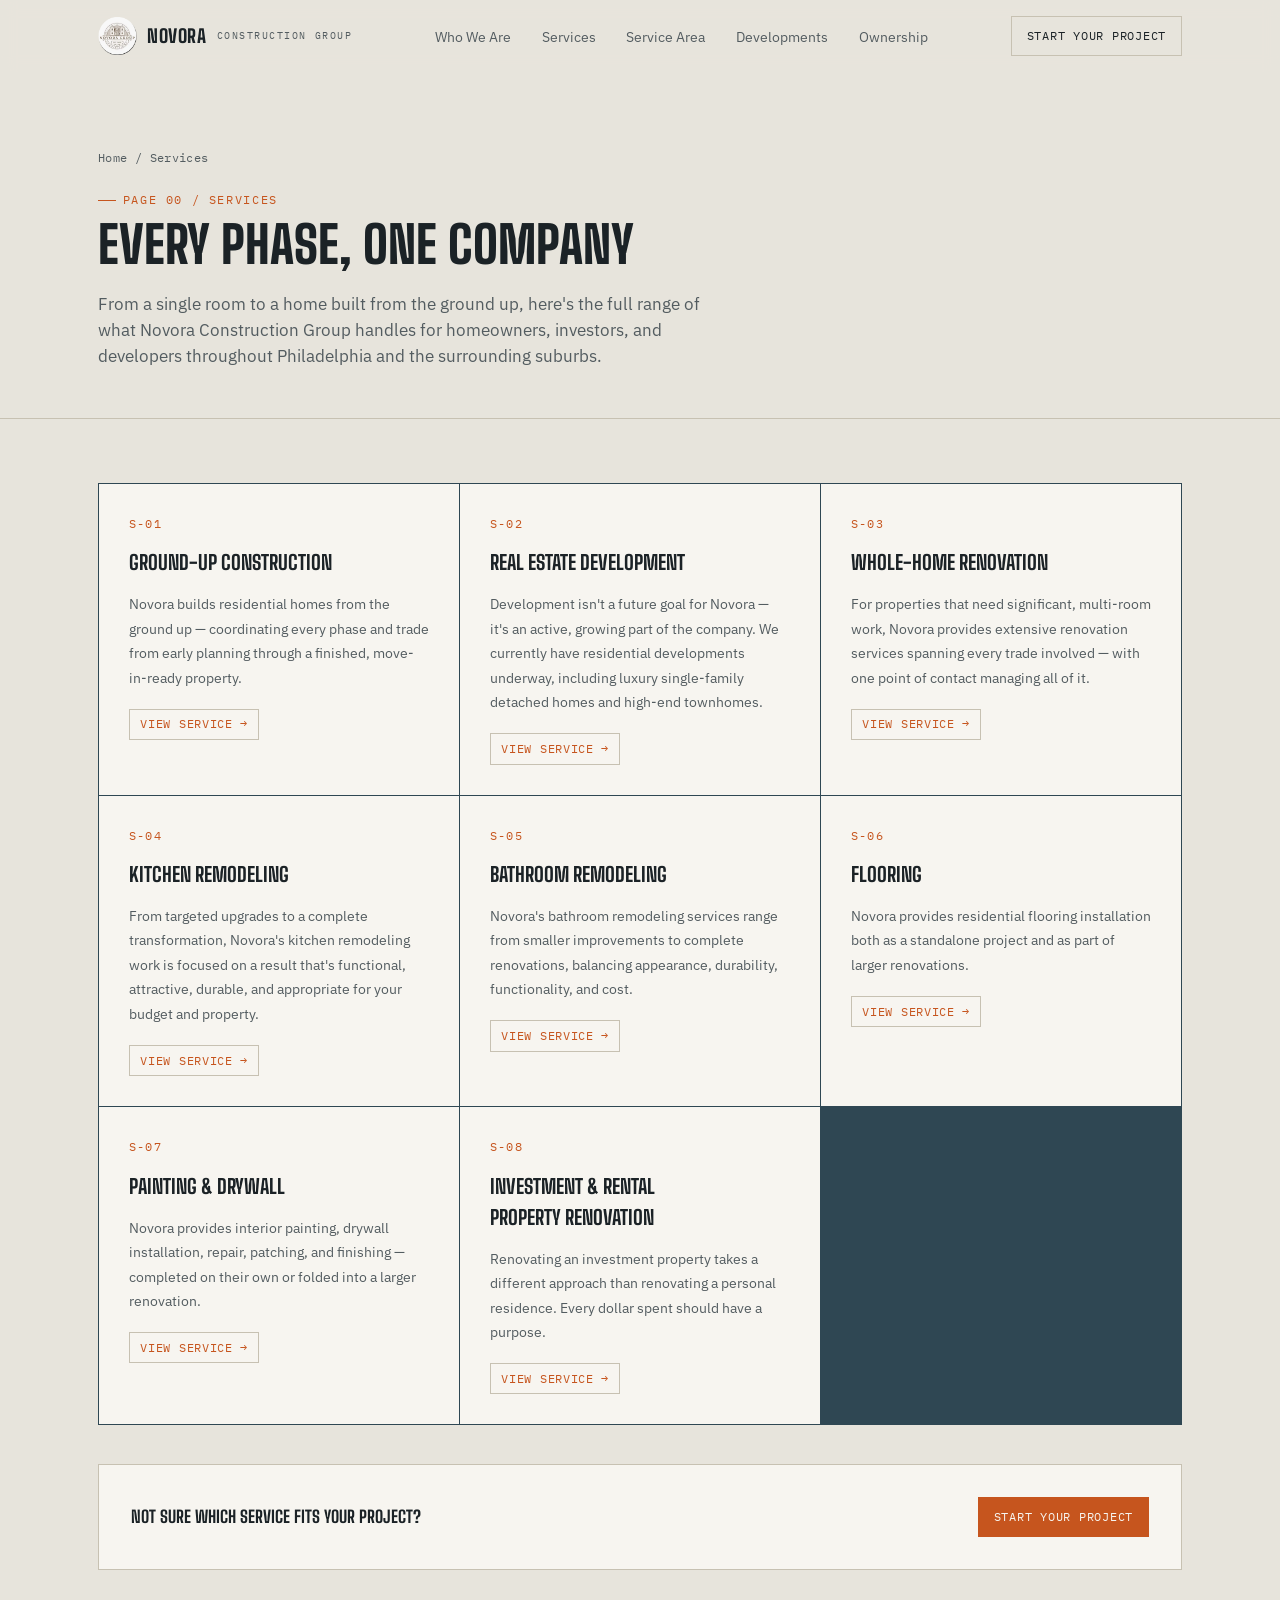
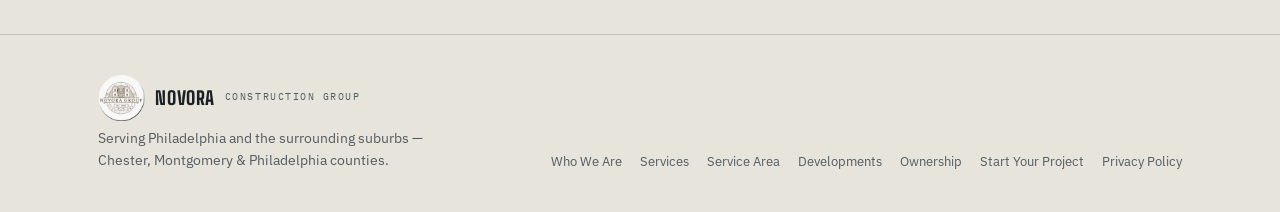
<file: services/index.html>
<!doctype html>
<html lang="en">
<head>
<meta charset="UTF-8">
<meta name="viewport" content="width=device-width, initial-scale=1.0">
<title>Services | Novora Construction Group — Philadelphia, PA</title>
<meta name="description" content="Ground-up construction, renovation, and development services from Novora Construction Group, serving Philadelphia and the surrounding Pennsylvania suburbs.">
<link rel="canonical" href="https://novoragroupacq.com/services/index.html">
<link rel="icon" type="image/png" href="../assets/favicon-32.png">
<link rel="apple-touch-icon" href="../assets/apple-touch-icon.png">
<link rel="preconnect" href="https://fonts.googleapis.com">
<link rel="preconnect" href="https://fonts.gstatic.com" crossorigin>
<link href="https://fonts.googleapis.com/css2?family=Big+Shoulders:wght@500;600;700;800&family=IBM+Plex+Sans:wght@400;500;600&family=IBM+Plex+Mono:wght@400;500&display=swap" rel="stylesheet">
<link rel="stylesheet" href="../css/style.css">
</head>
<body>

<header>
  <nav class="nav wrap">
    <a class="wordmark" href="../index.html"><img src="../assets/logo.png" alt="Novora Construction Group"> NOVORA <small>CONSTRUCTION&nbsp;GROUP</small></a>
    <button class="menu-toggle" id="menuToggle" aria-expanded="false" aria-controls="navLinks">MENU</button>
    <ul class="nav-links" id="navLinks">
      <li><a href="../index.html#about">Who We Are</a></li>
      <li><a href="../services/index.html">Services</a></li>
      <li><a href="../service-area.html">Service Area</a></li>
      <li><a href="../index.html#developments">Developments</a></li>
      <li><a href="../index.html#ownership">Ownership</a></li>
    </ul>
    <a class="btn ghost" href="../index.html#start">Start Your Project</a>
  </nav>
</header>

<main>
  <section class="service-hero">
    <div class="wrap">
      <p class="breadcrumb"><a href="../index.html">Home</a> / Services</p>
      <span class="sheet-tag">Page 00 / Services</span>
      <h1>Every Phase, One Company</h1>
      <p class="lede">From a single room to a home built from the ground up, here's the full range of what Novora Construction Group handles for homeowners, investors, and developers throughout Philadelphia and the surrounding suburbs.</p>
    </div>
  </section>

  <section class="service-body">
    <div class="wrap" style="max-width:1180px;">
      <div class="dev-grid" style="grid-template-columns:repeat(3,1fr);">
        <div class="dev-card reveal" style="background:var(--surface);color:var(--ink);border-color:var(--line);">
          <span class="num" style="color:var(--accent);">S-01</span>
          <h3 style="color:var(--ink);">Ground-Up Construction</h3>
          <p style="color:var(--ink-soft);font-size:.9rem;margin:0;">Novora builds residential homes from the ground up — coordinating every phase and trade from early planning through a finished, move-in-ready property.</p>
          <a class="dev-toggle" style="color:var(--accent);border-color:var(--line);width:fit-content;text-decoration:none;display:inline-block;margin-top:.4em;" href="ground-up-construction.html">View Service &rarr;</a>
        </div>
        <div class="dev-card reveal" style="background:var(--surface);color:var(--ink);border-color:var(--line);">
          <span class="num" style="color:var(--accent);">S-02</span>
          <h3 style="color:var(--ink);">Real Estate Development</h3>
          <p style="color:var(--ink-soft);font-size:.9rem;margin:0;">Development isn't a future goal for Novora — it's an active, growing part of the company. We currently have residential developments underway, including luxury single-family detached homes and high-end townhomes.</p>
          <a class="dev-toggle" style="color:var(--accent);border-color:var(--line);width:fit-content;text-decoration:none;display:inline-block;margin-top:.4em;" href="real-estate-development.html">View Service &rarr;</a>
        </div>
        <div class="dev-card reveal" style="background:var(--surface);color:var(--ink);border-color:var(--line);">
          <span class="num" style="color:var(--accent);">S-03</span>
          <h3 style="color:var(--ink);">Whole-Home Renovation</h3>
          <p style="color:var(--ink-soft);font-size:.9rem;margin:0;">For properties that need significant, multi-room work, Novora provides extensive renovation services spanning every trade involved — with one point of contact managing all of it.</p>
          <a class="dev-toggle" style="color:var(--accent);border-color:var(--line);width:fit-content;text-decoration:none;display:inline-block;margin-top:.4em;" href="whole-home-renovation.html">View Service &rarr;</a>
        </div>
        <div class="dev-card reveal" style="background:var(--surface);color:var(--ink);border-color:var(--line);">
          <span class="num" style="color:var(--accent);">S-04</span>
          <h3 style="color:var(--ink);">Kitchen Remodeling</h3>
          <p style="color:var(--ink-soft);font-size:.9rem;margin:0;">From targeted upgrades to a complete transformation, Novora's kitchen remodeling work is focused on a result that's functional, attractive, durable, and appropriate for your budget and property.</p>
          <a class="dev-toggle" style="color:var(--accent);border-color:var(--line);width:fit-content;text-decoration:none;display:inline-block;margin-top:.4em;" href="kitchen-remodeling.html">View Service &rarr;</a>
        </div>
        <div class="dev-card reveal" style="background:var(--surface);color:var(--ink);border-color:var(--line);">
          <span class="num" style="color:var(--accent);">S-05</span>
          <h3 style="color:var(--ink);">Bathroom Remodeling</h3>
          <p style="color:var(--ink-soft);font-size:.9rem;margin:0;">Novora's bathroom remodeling services range from smaller improvements to complete renovations, balancing appearance, durability, functionality, and cost.</p>
          <a class="dev-toggle" style="color:var(--accent);border-color:var(--line);width:fit-content;text-decoration:none;display:inline-block;margin-top:.4em;" href="bathroom-remodeling.html">View Service &rarr;</a>
        </div>
        <div class="dev-card reveal" style="background:var(--surface);color:var(--ink);border-color:var(--line);">
          <span class="num" style="color:var(--accent);">S-06</span>
          <h3 style="color:var(--ink);">Flooring</h3>
          <p style="color:var(--ink-soft);font-size:.9rem;margin:0;">Novora provides residential flooring installation both as a standalone project and as part of larger renovations.</p>
          <a class="dev-toggle" style="color:var(--accent);border-color:var(--line);width:fit-content;text-decoration:none;display:inline-block;margin-top:.4em;" href="flooring.html">View Service &rarr;</a>
        </div>
        <div class="dev-card reveal" style="background:var(--surface);color:var(--ink);border-color:var(--line);">
          <span class="num" style="color:var(--accent);">S-07</span>
          <h3 style="color:var(--ink);">Painting & Drywall</h3>
          <p style="color:var(--ink-soft);font-size:.9rem;margin:0;">Novora provides interior painting, drywall installation, repair, patching, and finishing — completed on their own or folded into a larger renovation.</p>
          <a class="dev-toggle" style="color:var(--accent);border-color:var(--line);width:fit-content;text-decoration:none;display:inline-block;margin-top:.4em;" href="painting-drywall.html">View Service &rarr;</a>
        </div>
        <div class="dev-card reveal" style="background:var(--surface);color:var(--ink);border-color:var(--line);">
          <span class="num" style="color:var(--accent);">S-08</span>
          <h3 style="color:var(--ink);">Investment & Rental Property Renovation</h3>
          <p style="color:var(--ink-soft);font-size:.9rem;margin:0;">Renovating an investment property takes a different approach than renovating a personal residence. Every dollar spent should have a purpose.</p>
          <a class="dev-toggle" style="color:var(--accent);border-color:var(--line);width:fit-content;text-decoration:none;display:inline-block;margin-top:.4em;" href="investment-rental-renovation.html">View Service &rarr;</a>
        </div>
      </div>
      <div class="service-cta">
        <p>Not sure which service fits your project?</p>
        <a class="btn" href="../index.html#start">Start Your Project</a>
      </div>
    </div>
  </section>
</main>

<footer class="site">
  <div class="wrap">
    <div class="footer-grid">
      <div>
        <a class="wordmark" href="../index.html"><img src="../assets/logo.png" alt="Novora Construction Group"> NOVORA <small>CONSTRUCTION&nbsp;GROUP</small></a>
        <p>Serving Philadelphia and the surrounding suburbs — Chester, Montgomery &amp; Philadelphia counties.</p>
      </div>
      <ul class="footer-nav">
        <li><a href="../index.html#about">Who We Are</a></li>
        <li><a href="../services/index.html">Services</a></li>
        <li><a href="../service-area.html">Service Area</a></li>
        <li><a href="../index.html#developments">Developments</a></li>
        <li><a href="../index.html#ownership">Ownership</a></li>
        <li><a href="../index.html#start">Start Your Project</a></li>
        <li><a href="../privacy.html">Privacy Policy</a></li>
      </ul>
    </div>
  </div>
</footer>

<script src="../js/main.js"></script>
</body>
</html>
</file>
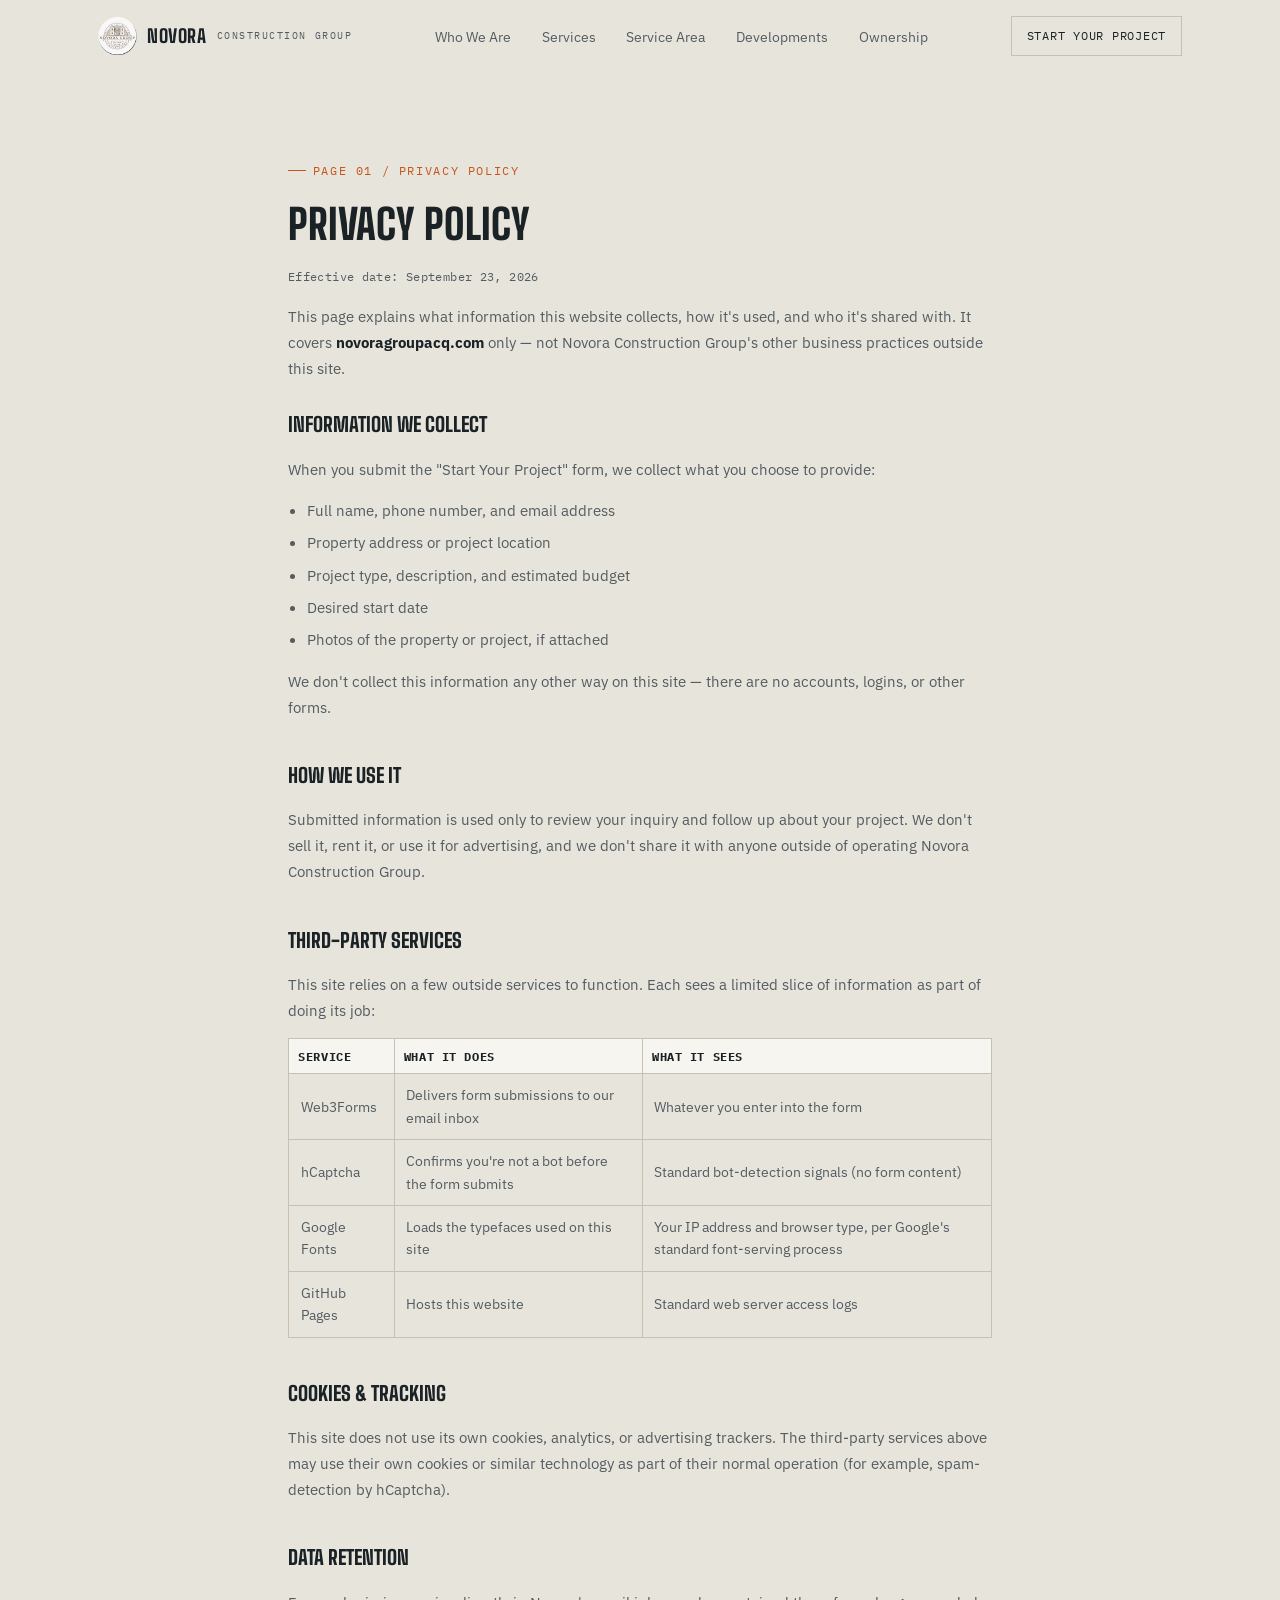
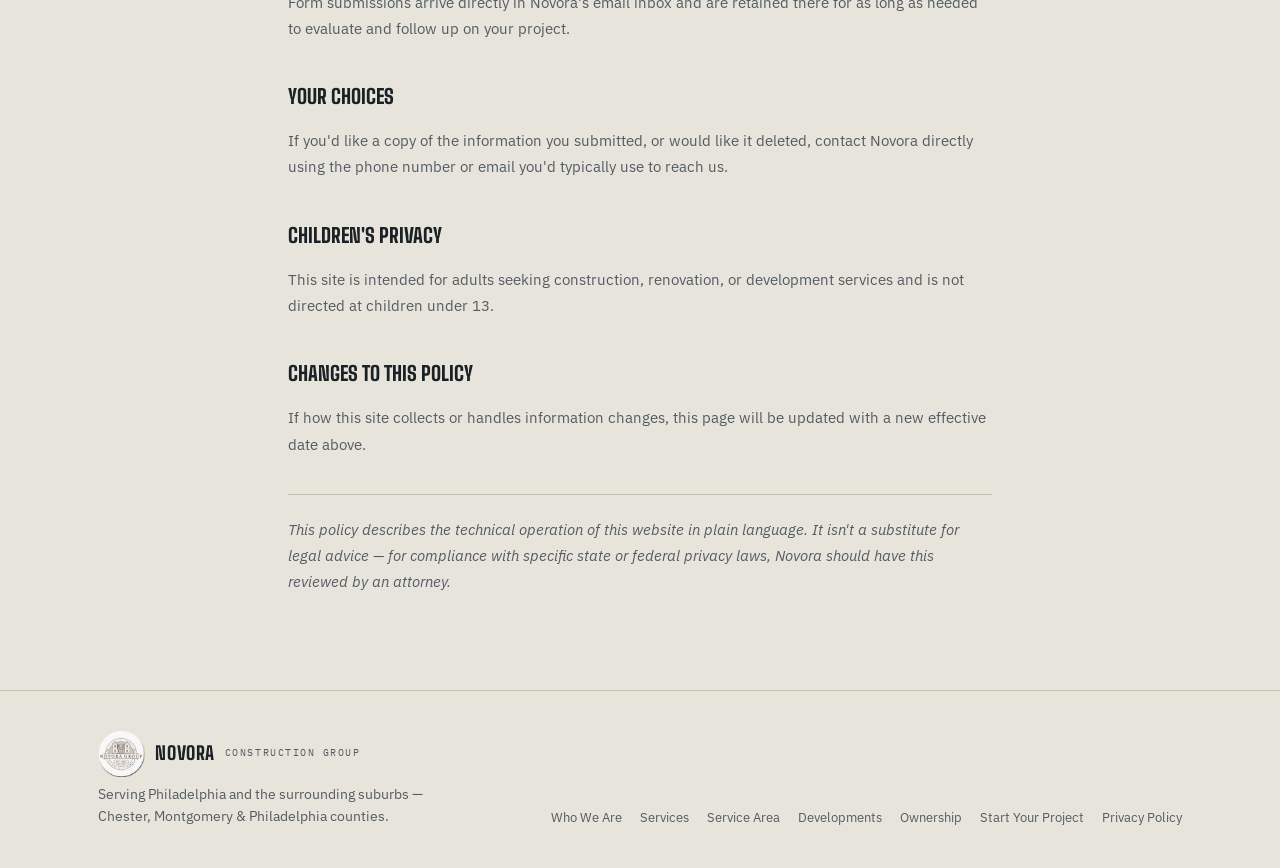
<file: privacy.html>
<!doctype html>
<html lang="en">
<head>
<meta charset="UTF-8">
<meta name="viewport" content="width=device-width, initial-scale=1.0">
<title>Privacy Policy | Novora Construction Group</title>
<meta name="description" content="How Novora Construction Group collects, uses, and protects information submitted through this website.">
<link rel="canonical" href="https://novoragroupacq.com/privacy.html">
<link rel="icon" type="image/png" href="assets/favicon-32.png">
<link rel="apple-touch-icon" href="assets/apple-touch-icon.png">
<link rel="preconnect" href="https://fonts.googleapis.com">
<link rel="preconnect" href="https://fonts.gstatic.com" crossorigin>
<link href="https://fonts.googleapis.com/css2?family=Big+Shoulders:wght@500;600;700;800&family=IBM+Plex+Sans:wght@400;500;600&family=IBM+Plex+Mono:wght@400;500&display=swap" rel="stylesheet">
<link rel="stylesheet" href="css/style.css">
<style>
  .legal{padding-block:clamp(48px,7vw,80px);}
  .legal .wrap{max-width:800px;}
  .legal h2{
    font-family:var(--font-display);font-weight:800;text-transform:uppercase;
    font-size:1.25rem;margin:2em 0 .6em;
  }
  .legal h2:first-of-type{margin-top:1.4em;}
  .legal p, .legal li{color:var(--ink-soft);font-size:.96rem;line-height:1.7;}
  .legal ul{padding-left:1.2em;margin:.6em 0;}
  .legal li{margin-bottom:.4em;}
  .legal strong{color:var(--ink);}
  .legal .updated{
    font-family:var(--font-mono);font-size:.78rem;color:var(--ink-soft);
    letter-spacing:.03em;margin-top:.8em;
  }
  .legal-table{width:100%;border-collapse:collapse;margin:1em 0;font-size:.9rem;}
  .legal-table th, .legal-table td{
    text-align:left;padding:.7em .8em;border:1px solid var(--line);color:var(--ink-soft);
  }
  .legal-table th{
    font-family:var(--font-mono);font-size:.72rem;letter-spacing:.05em;text-transform:uppercase;
    color:var(--ink);background:var(--surface);
  }
  .legal-note{
    margin-top:2.4em;padding-top:1.4em;border-top:1px solid var(--line);
    font-size:.86rem;font-style:italic;
  }
</style>
</head>
<body>

<header>
  <nav class="nav wrap">
    <a class="wordmark" href="index.html"><img src="assets/logo.png" alt="Novora Construction Group"> NOVORA <small>CONSTRUCTION&nbsp;GROUP</small></a>
    <button class="menu-toggle" id="menuToggle" aria-expanded="false" aria-controls="navLinks">MENU</button>
    <ul class="nav-links" id="navLinks">
      <li><a href="index.html#about">Who We Are</a></li>
      <li><a href="services/index.html">Services</a></li>
      <li><a href="service-area.html">Service Area</a></li>
      <li><a href="index.html#developments">Developments</a></li>
      <li><a href="index.html#ownership">Ownership</a></li>
    </ul>
    <a class="btn ghost" href="index.html#start">Start Your Project</a>
  </nav>
</header>

<main>
  <section class="legal">
    <div class="wrap">
      <span class="sheet-tag">Page 01 / Privacy Policy</span>
      <h1 style="font-family:var(--font-display);font-weight:800;text-transform:uppercase;font-size:clamp(1.8rem,4vw,2.6rem);margin:.3em 0 .2em;">Privacy Policy</h1>
      <p class="updated">Effective date: September 23, 2026</p>

      <p>This page explains what information this website collects, how it's used, and who it's shared with. It covers <strong>novoragroupacq.com</strong> only — not Novora Construction Group's other business practices outside this site.</p>

      <h2>Information We Collect</h2>
      <p>When you submit the "Start Your Project" form, we collect what you choose to provide:</p>
      <ul>
        <li>Full name, phone number, and email address</li>
        <li>Property address or project location</li>
        <li>Project type, description, and estimated budget</li>
        <li>Desired start date</li>
        <li>Photos of the property or project, if attached</li>
      </ul>
      <p>We don't collect this information any other way on this site — there are no accounts, logins, or other forms.</p>

      <h2>How We Use It</h2>
      <p>Submitted information is used only to review your inquiry and follow up about your project. We don't sell it, rent it, or use it for advertising, and we don't share it with anyone outside of operating Novora Construction Group.</p>

      <h2>Third-Party Services</h2>
      <p>This site relies on a few outside services to function. Each sees a limited slice of information as part of doing its job:</p>
      <table class="legal-table">
        <thead>
          <tr><th>Service</th><th>What it does</th><th>What it sees</th></tr>
        </thead>
        <tbody>
          <tr><td>Web3Forms</td><td>Delivers form submissions to our email inbox</td><td>Whatever you enter into the form</td></tr>
          <tr><td>hCaptcha</td><td>Confirms you're not a bot before the form submits</td><td>Standard bot-detection signals (no form content)</td></tr>
          <tr><td>Google Fonts</td><td>Loads the typefaces used on this site</td><td>Your IP address and browser type, per Google's standard font-serving process</td></tr>
          <tr><td>GitHub Pages</td><td>Hosts this website</td><td>Standard web server access logs</td></tr>
        </tbody>
      </table>

      <h2>Cookies &amp; Tracking</h2>
      <p>This site does not use its own cookies, analytics, or advertising trackers. The third-party services above may use their own cookies or similar technology as part of their normal operation (for example, spam-detection by hCaptcha).</p>

      <h2>Data Retention</h2>
      <p>Form submissions arrive directly in Novora's email inbox and are retained there for as long as needed to evaluate and follow up on your project.</p>

      <h2>Your Choices</h2>
      <p>If you'd like a copy of the information you submitted, or would like it deleted, contact Novora directly using the phone number or email you'd typically use to reach us.</p>

      <h2>Children's Privacy</h2>
      <p>This site is intended for adults seeking construction, renovation, or development services and is not directed at children under 13.</p>

      <h2>Changes to This Policy</h2>
      <p>If how this site collects or handles information changes, this page will be updated with a new effective date above.</p>

      <p class="legal-note">This policy describes the technical operation of this website in plain language. It isn't a substitute for legal advice — for compliance with specific state or federal privacy laws, Novora should have this reviewed by an attorney.</p>
    </div>
  </section>
</main>

<footer class="site">
  <div class="wrap">
    <div class="footer-grid">
      <div>
        <a class="wordmark" href="index.html"><img src="assets/logo.png" alt="Novora Construction Group"> NOVORA <small>CONSTRUCTION&nbsp;GROUP</small></a>
        <p>Serving Philadelphia and the surrounding suburbs — Chester, Montgomery &amp; Philadelphia counties.</p>
      </div>
      <ul class="footer-nav">
        <li><a href="index.html#about">Who We Are</a></li>
        <li><a href="services/index.html">Services</a></li>
        <li><a href="service-area.html">Service Area</a></li>
        <li><a href="index.html#developments">Developments</a></li>
        <li><a href="index.html#ownership">Ownership</a></li>
        <li><a href="index.html#start">Start Your Project</a></li>
        <li><a href="privacy.html">Privacy Policy</a></li>
      </ul>
    </div>
  </div>
</footer>

<script src="js/main.js"></script>
</body>
</html>
</file>
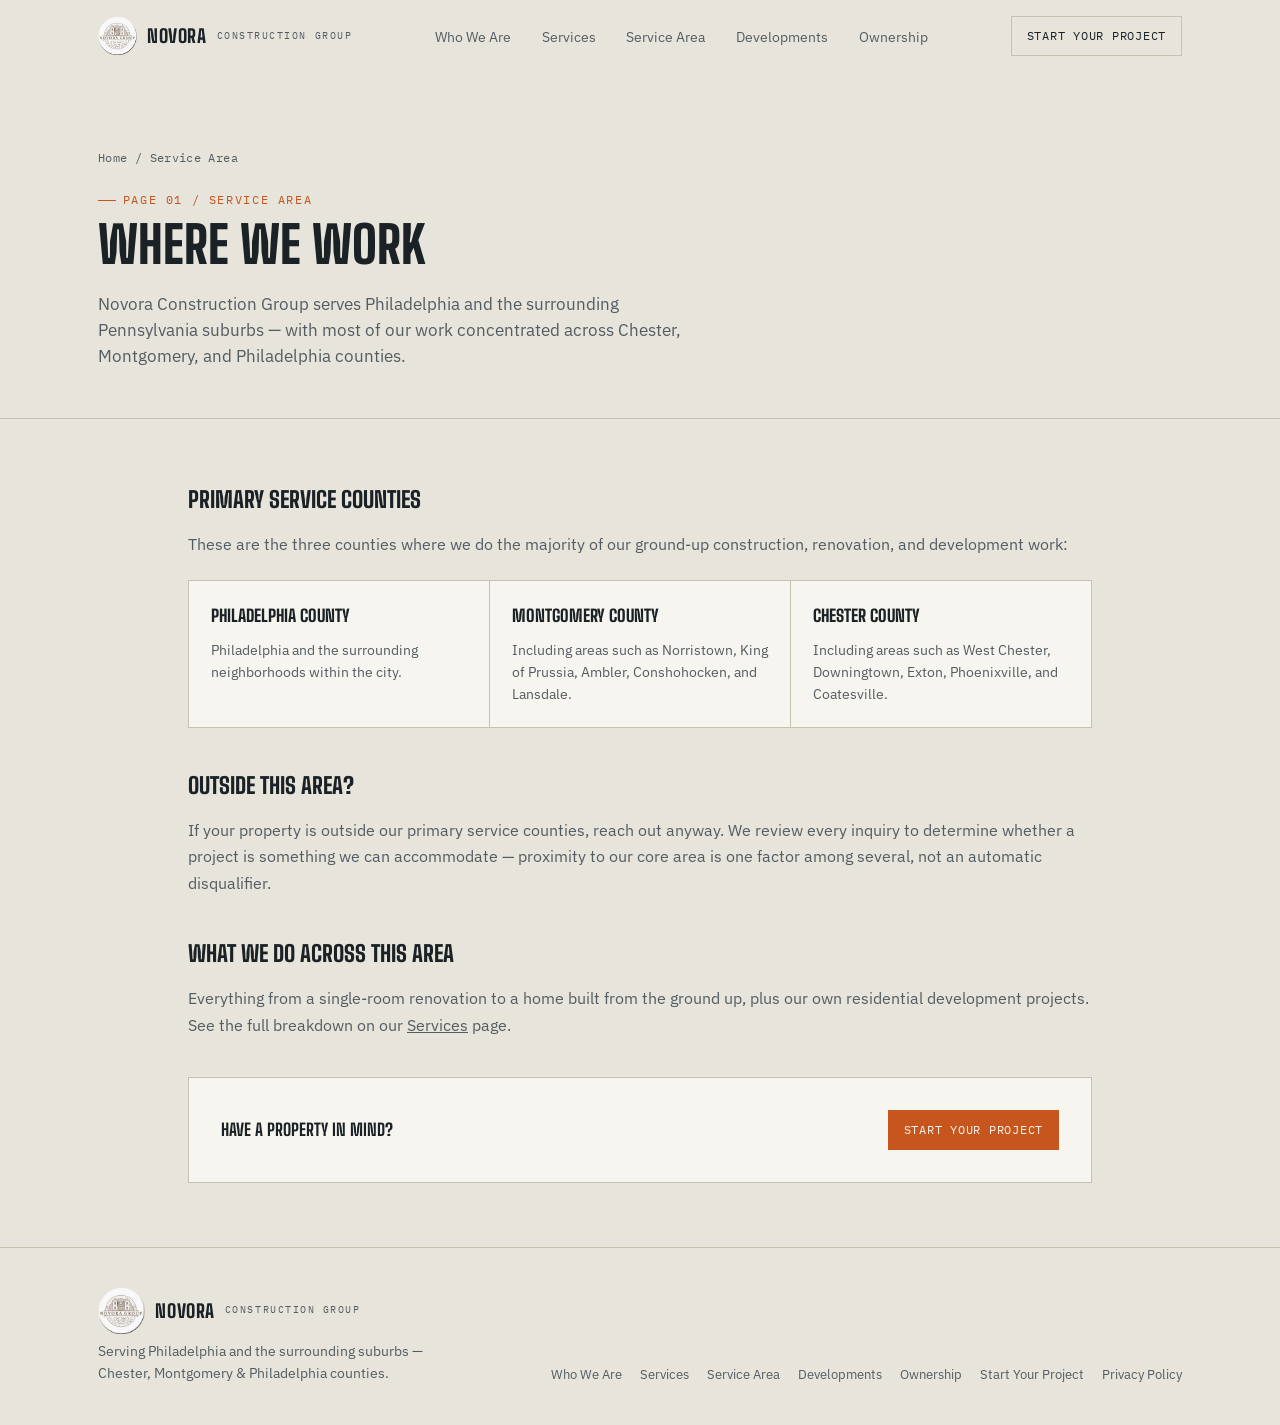
<file: service-area.html>
<!doctype html>
<html lang="en">
<head>
<meta charset="UTF-8">
<meta name="viewport" content="width=device-width, initial-scale=1.0">
<title>Service Area | Novora Construction Group — Philadelphia, PA</title>
<meta name="description" content="Novora Construction Group serves Philadelphia and the surrounding Pennsylvania suburbs, including Chester, Montgomery, and Philadelphia counties.">
<link rel="canonical" href="https://novoragroupacq.com/service-area.html">
<link rel="icon" type="image/png" href="assets/favicon-32.png">
<link rel="apple-touch-icon" href="assets/apple-touch-icon.png">
<link rel="preconnect" href="https://fonts.googleapis.com">
<link rel="preconnect" href="https://fonts.gstatic.com" crossorigin>
<link href="https://fonts.googleapis.com/css2?family=Big+Shoulders:wght@500;600;700;800&family=IBM+Plex+Sans:wght@400;500;600&family=IBM+Plex+Mono:wght@400;500&display=swap" rel="stylesheet">
<link rel="stylesheet" href="css/style.css">
</head>
<body>

<header>
  <nav class="nav wrap">
    <a class="wordmark" href="index.html"><img src="assets/logo.png" alt="Novora Construction Group"> NOVORA <small>CONSTRUCTION&nbsp;GROUP</small></a>
    <button class="menu-toggle" id="menuToggle" aria-expanded="false" aria-controls="navLinks">MENU</button>
    <ul class="nav-links" id="navLinks">
      <li><a href="index.html#about">Who We Are</a></li>
      <li><a href="services/index.html">Services</a></li>
      <li><a href="service-area.html">Service Area</a></li>
      <li><a href="index.html#developments">Developments</a></li>
      <li><a href="index.html#ownership">Ownership</a></li>
    </ul>
    <a class="btn ghost" href="index.html#start">Start Your Project</a>
  </nav>
</header>

<main>
  <section class="service-hero">
    <div class="wrap">
      <p class="breadcrumb"><a href="index.html">Home</a> / Service Area</p>
      <span class="sheet-tag">Page 01 / Service Area</span>
      <h1>Where We Work</h1>
      <p class="lede">Novora Construction Group serves Philadelphia and the surrounding Pennsylvania suburbs — with most of our work concentrated across Chester, Montgomery, and Philadelphia counties.</p>
    </div>
  </section>

  <section class="service-body">
    <div class="wrap" style="max-width:1000px;">
      <h2>Primary Service Counties</h2>
      <p>These are the three counties where we do the majority of our ground-up construction, renovation, and development work:</p>

      <div class="area-grid">
        <div class="area-card">
          <h3>Philadelphia County</h3>
          <p>Philadelphia and the surrounding neighborhoods within the city.</p>
        </div>
        <div class="area-card">
          <h3>Montgomery County</h3>
          <p>Including areas such as Norristown, King of Prussia, Ambler, Conshohocken, and Lansdale.</p>
        </div>
        <div class="area-card">
          <h3>Chester County</h3>
          <p>Including areas such as West Chester, Downingtown, Exton, Phoenixville, and Coatesville.</p>
        </div>
      </div>

      <h2>Outside This Area?</h2>
      <p>If your property is outside our primary service counties, reach out anyway. We review every inquiry to determine whether a project is something we can accommodate — proximity to our core area is one factor among several, not an automatic disqualifier.</p>

      <h2>What We Do Across This Area</h2>
      <p>Everything from a single-room renovation to a home built from the ground up, plus our own residential development projects. See the full breakdown on our <a href="services/index.html">Services</a> page.</p>

      <div class="service-cta">
        <p>Have a property in mind?</p>
        <a class="btn" href="index.html#start">Start Your Project</a>
      </div>
    </div>
  </section>
</main>

<footer class="site">
  <div class="wrap">
    <div class="footer-grid">
      <div>
        <a class="wordmark" href="index.html"><img src="assets/logo.png" alt="Novora Construction Group"> NOVORA <small>CONSTRUCTION&nbsp;GROUP</small></a>
        <p>Serving Philadelphia and the surrounding suburbs — Chester, Montgomery &amp; Philadelphia counties.</p>
      </div>
      <ul class="footer-nav">
        <li><a href="index.html#about">Who We Are</a></li>
        <li><a href="services/index.html">Services</a></li>
        <li><a href="service-area.html">Service Area</a></li>
        <li><a href="index.html#developments">Developments</a></li>
        <li><a href="index.html#ownership">Ownership</a></li>
        <li><a href="index.html#start">Start Your Project</a></li>
        <li><a href="privacy.html">Privacy Policy</a></li>
      </ul>
    </div>
  </div>
</footer>

<script src="js/main.js"></script>
</body>
</html>
</file>
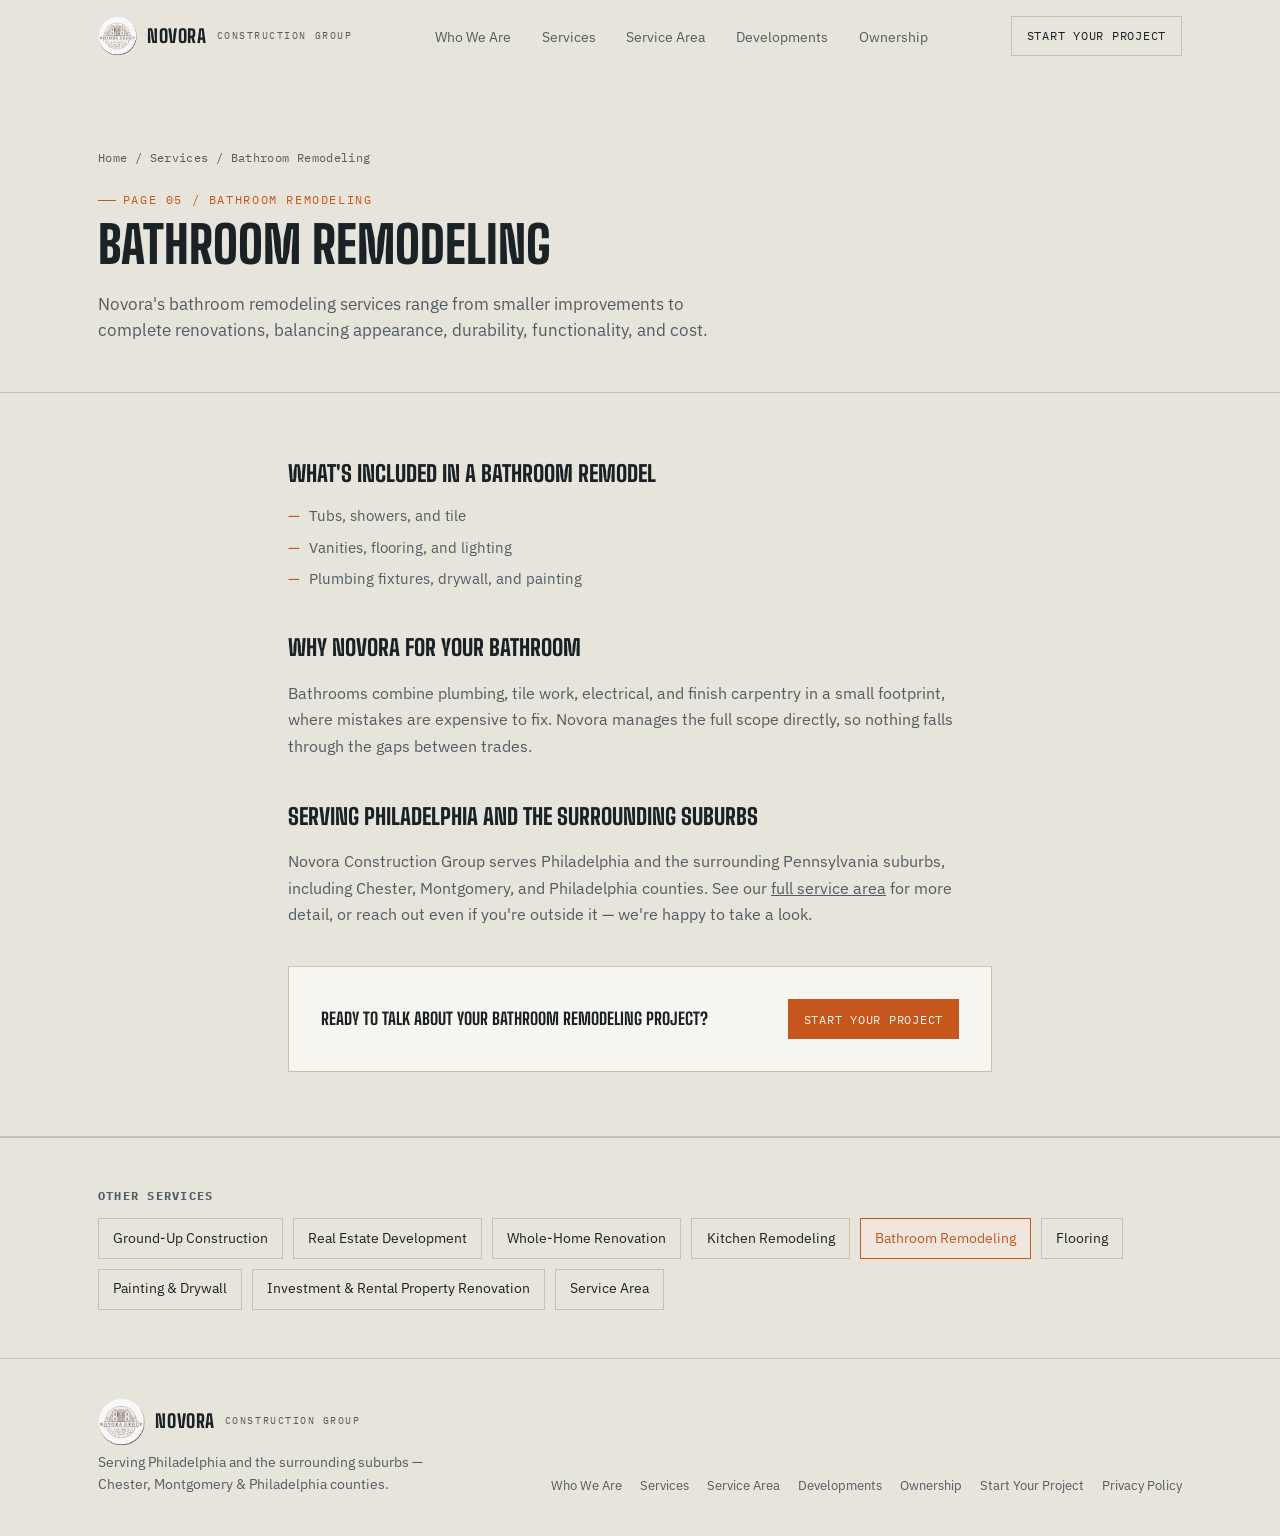
<file: services/bathroom-remodeling.html>
<!doctype html>
<html lang="en">
<head>
<meta charset="UTF-8">
<meta name="viewport" content="width=device-width, initial-scale=1.0">
<title>Bathroom Remodeling in Philadelphia, PA | Novora Construction Group</title>
<meta name="description" content="Bathroom remodeling in Philadelphia and the surrounding PA suburbs — from smaller upgrades to full renovations, by Novora Construction Group.">
<link rel="canonical" href="https://novoragroupacq.com/services/bathroom-remodeling.html">
<link rel="icon" type="image/png" href="../assets/favicon-32.png">
<link rel="apple-touch-icon" href="../assets/apple-touch-icon.png">
<link rel="preconnect" href="https://fonts.googleapis.com">
<link rel="preconnect" href="https://fonts.gstatic.com" crossorigin>
<link href="https://fonts.googleapis.com/css2?family=Big+Shoulders:wght@500;600;700;800&family=IBM+Plex+Sans:wght@400;500;600&family=IBM+Plex+Mono:wght@400;500&display=swap" rel="stylesheet">
<link rel="stylesheet" href="../css/style.css">
</head>
<body>

<header>
  <nav class="nav wrap">
    <a class="wordmark" href="../index.html"><img src="../assets/logo.png" alt="Novora Construction Group"> NOVORA <small>CONSTRUCTION&nbsp;GROUP</small></a>
    <button class="menu-toggle" id="menuToggle" aria-expanded="false" aria-controls="navLinks">MENU</button>
    <ul class="nav-links" id="navLinks">
      <li><a href="../index.html#about">Who We Are</a></li>
      <li><a href="../services/index.html">Services</a></li>
      <li><a href="../service-area.html">Service Area</a></li>
      <li><a href="../index.html#developments">Developments</a></li>
      <li><a href="../index.html#ownership">Ownership</a></li>
    </ul>
    <a class="btn ghost" href="../index.html#start">Start Your Project</a>
  </nav>
</header>

<main>
  <section class="service-hero">
    <div class="wrap">
      <p class="breadcrumb"><a href="../index.html">Home</a> / <a href="index.html">Services</a> / Bathroom Remodeling</p>
      <span class="sheet-tag">Page 05 / Bathroom Remodeling</span>
      <h1>Bathroom Remodeling</h1>
      <p class="lede">Novora's bathroom remodeling services range from smaller improvements to complete renovations, balancing appearance, durability, functionality, and cost.</p>
    </div>
  </section>

  <section class="service-body">
    <div class="wrap">
      <h2>What's included in a bathroom remodel</h2>
      <ul class="checklist">
        <li>Tubs, showers, and tile</li>
        <li>Vanities, flooring, and lighting</li>
        <li>Plumbing fixtures, drywall, and painting</li>
      </ul>

      <h2>Why Novora for your bathroom</h2>
      <p>Bathrooms combine plumbing, tile work, electrical, and finish carpentry in a small footprint, where mistakes are expensive to fix. Novora manages the full scope directly, so nothing falls through the gaps between trades.</p>

      <h2>Serving Philadelphia and the surrounding suburbs</h2>
      <p>Novora Construction Group serves Philadelphia and the surrounding Pennsylvania suburbs, including Chester, Montgomery, and Philadelphia counties. See our <a href="../service-area.html">full service area</a> for more detail, or reach out even if you're outside it — we're happy to take a look.</p>

      <div class="service-cta">
        <p>Ready to talk about your bathroom remodeling project?</p>
        <a class="btn" href="../index.html#start">Start Your Project</a>
      </div>
    </div>
  </section>

  <section class="related-services">
    <div class="wrap">
      <h2>Other Services</h2>
      <ul>
        <li><a href="ground-up-construction.html">Ground-Up Construction</a></li>
        <li><a href="real-estate-development.html">Real Estate Development</a></li>
        <li><a href="whole-home-renovation.html">Whole-Home Renovation</a></li>
        <li><a href="kitchen-remodeling.html">Kitchen Remodeling</a></li>
        <li><a href="bathroom-remodeling.html" class="current">Bathroom Remodeling</a></li>
        <li><a href="flooring.html">Flooring</a></li>
        <li><a href="painting-drywall.html">Painting & Drywall</a></li>
        <li><a href="investment-rental-renovation.html">Investment & Rental Property Renovation</a></li>
        <li><a href="../service-area.html">Service Area</a></li>
      </ul>
    </div>
  </section>
</main>

<footer class="site">
  <div class="wrap">
    <div class="footer-grid">
      <div>
        <a class="wordmark" href="../index.html"><img src="../assets/logo.png" alt="Novora Construction Group"> NOVORA <small>CONSTRUCTION&nbsp;GROUP</small></a>
        <p>Serving Philadelphia and the surrounding suburbs — Chester, Montgomery &amp; Philadelphia counties.</p>
      </div>
      <ul class="footer-nav">
        <li><a href="../index.html#about">Who We Are</a></li>
        <li><a href="../services/index.html">Services</a></li>
        <li><a href="../service-area.html">Service Area</a></li>
        <li><a href="../index.html#developments">Developments</a></li>
        <li><a href="../index.html#ownership">Ownership</a></li>
        <li><a href="../index.html#start">Start Your Project</a></li>
        <li><a href="../privacy.html">Privacy Policy</a></li>
      </ul>
    </div>
  </div>
</footer>

<script src="../js/main.js"></script>
</body>
</html>
</file>
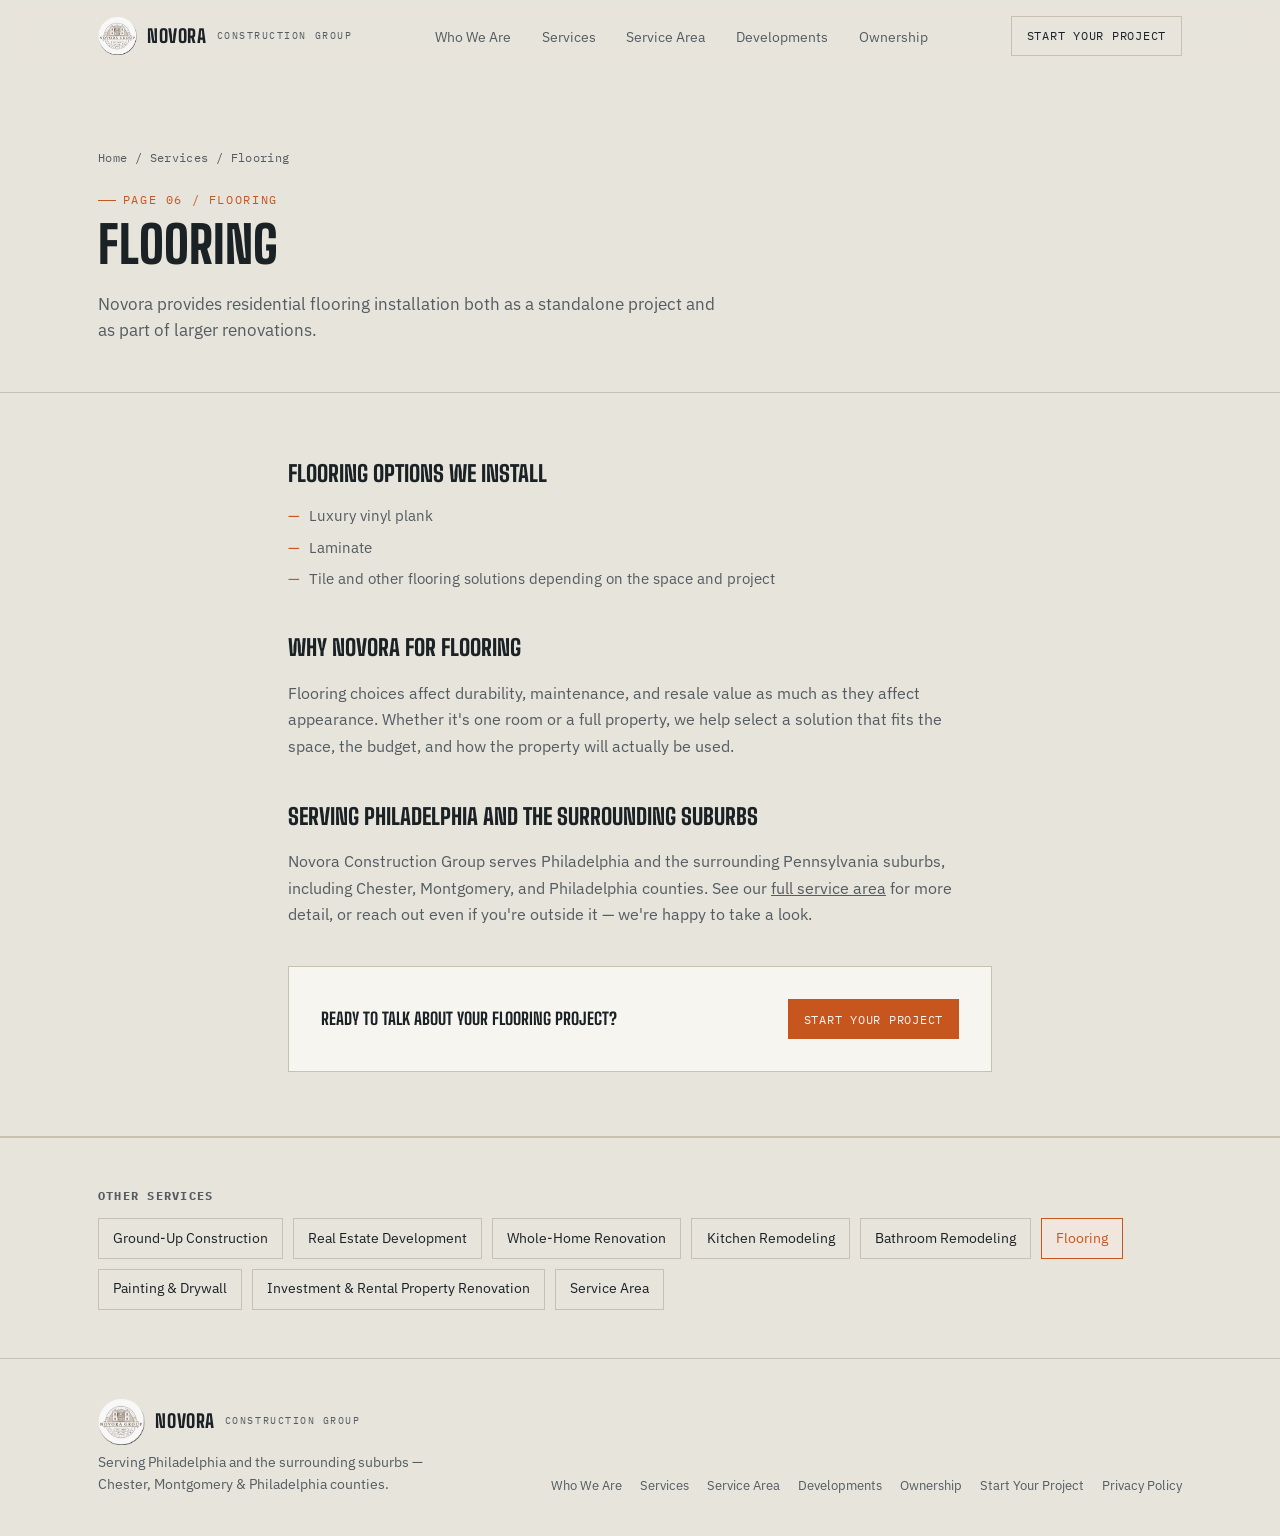
<file: services/flooring.html>
<!doctype html>
<html lang="en">
<head>
<meta charset="UTF-8">
<meta name="viewport" content="width=device-width, initial-scale=1.0">
<title>Flooring in Philadelphia, PA | Novora Construction Group</title>
<meta name="description" content="Residential flooring installation in Philadelphia and the surrounding PA suburbs — luxury vinyl plank, laminate, and tile — from Novora Construction Group.">
<link rel="canonical" href="https://novoragroupacq.com/services/flooring.html">
<link rel="icon" type="image/png" href="../assets/favicon-32.png">
<link rel="apple-touch-icon" href="../assets/apple-touch-icon.png">
<link rel="preconnect" href="https://fonts.googleapis.com">
<link rel="preconnect" href="https://fonts.gstatic.com" crossorigin>
<link href="https://fonts.googleapis.com/css2?family=Big+Shoulders:wght@500;600;700;800&family=IBM+Plex+Sans:wght@400;500;600&family=IBM+Plex+Mono:wght@400;500&display=swap" rel="stylesheet">
<link rel="stylesheet" href="../css/style.css">
</head>
<body>

<header>
  <nav class="nav wrap">
    <a class="wordmark" href="../index.html"><img src="../assets/logo.png" alt="Novora Construction Group"> NOVORA <small>CONSTRUCTION&nbsp;GROUP</small></a>
    <button class="menu-toggle" id="menuToggle" aria-expanded="false" aria-controls="navLinks">MENU</button>
    <ul class="nav-links" id="navLinks">
      <li><a href="../index.html#about">Who We Are</a></li>
      <li><a href="../services/index.html">Services</a></li>
      <li><a href="../service-area.html">Service Area</a></li>
      <li><a href="../index.html#developments">Developments</a></li>
      <li><a href="../index.html#ownership">Ownership</a></li>
    </ul>
    <a class="btn ghost" href="../index.html#start">Start Your Project</a>
  </nav>
</header>

<main>
  <section class="service-hero">
    <div class="wrap">
      <p class="breadcrumb"><a href="../index.html">Home</a> / <a href="index.html">Services</a> / Flooring</p>
      <span class="sheet-tag">Page 06 / Flooring</span>
      <h1>Flooring</h1>
      <p class="lede">Novora provides residential flooring installation both as a standalone project and as part of larger renovations.</p>
    </div>
  </section>

  <section class="service-body">
    <div class="wrap">
      <h2>Flooring options we install</h2>
      <ul class="checklist">
        <li>Luxury vinyl plank</li>
        <li>Laminate</li>
        <li>Tile and other flooring solutions depending on the space and project</li>
      </ul>

      <h2>Why Novora for flooring</h2>
      <p>Flooring choices affect durability, maintenance, and resale value as much as they affect appearance. Whether it's one room or a full property, we help select a solution that fits the space, the budget, and how the property will actually be used.</p>

      <h2>Serving Philadelphia and the surrounding suburbs</h2>
      <p>Novora Construction Group serves Philadelphia and the surrounding Pennsylvania suburbs, including Chester, Montgomery, and Philadelphia counties. See our <a href="../service-area.html">full service area</a> for more detail, or reach out even if you're outside it — we're happy to take a look.</p>

      <div class="service-cta">
        <p>Ready to talk about your flooring project?</p>
        <a class="btn" href="../index.html#start">Start Your Project</a>
      </div>
    </div>
  </section>

  <section class="related-services">
    <div class="wrap">
      <h2>Other Services</h2>
      <ul>
        <li><a href="ground-up-construction.html">Ground-Up Construction</a></li>
        <li><a href="real-estate-development.html">Real Estate Development</a></li>
        <li><a href="whole-home-renovation.html">Whole-Home Renovation</a></li>
        <li><a href="kitchen-remodeling.html">Kitchen Remodeling</a></li>
        <li><a href="bathroom-remodeling.html">Bathroom Remodeling</a></li>
        <li><a href="flooring.html" class="current">Flooring</a></li>
        <li><a href="painting-drywall.html">Painting & Drywall</a></li>
        <li><a href="investment-rental-renovation.html">Investment & Rental Property Renovation</a></li>
        <li><a href="../service-area.html">Service Area</a></li>
      </ul>
    </div>
  </section>
</main>

<footer class="site">
  <div class="wrap">
    <div class="footer-grid">
      <div>
        <a class="wordmark" href="../index.html"><img src="../assets/logo.png" alt="Novora Construction Group"> NOVORA <small>CONSTRUCTION&nbsp;GROUP</small></a>
        <p>Serving Philadelphia and the surrounding suburbs — Chester, Montgomery &amp; Philadelphia counties.</p>
      </div>
      <ul class="footer-nav">
        <li><a href="../index.html#about">Who We Are</a></li>
        <li><a href="../services/index.html">Services</a></li>
        <li><a href="../service-area.html">Service Area</a></li>
        <li><a href="../index.html#developments">Developments</a></li>
        <li><a href="../index.html#ownership">Ownership</a></li>
        <li><a href="../index.html#start">Start Your Project</a></li>
        <li><a href="../privacy.html">Privacy Policy</a></li>
      </ul>
    </div>
  </div>
</footer>

<script src="../js/main.js"></script>
</body>
</html>
</file>
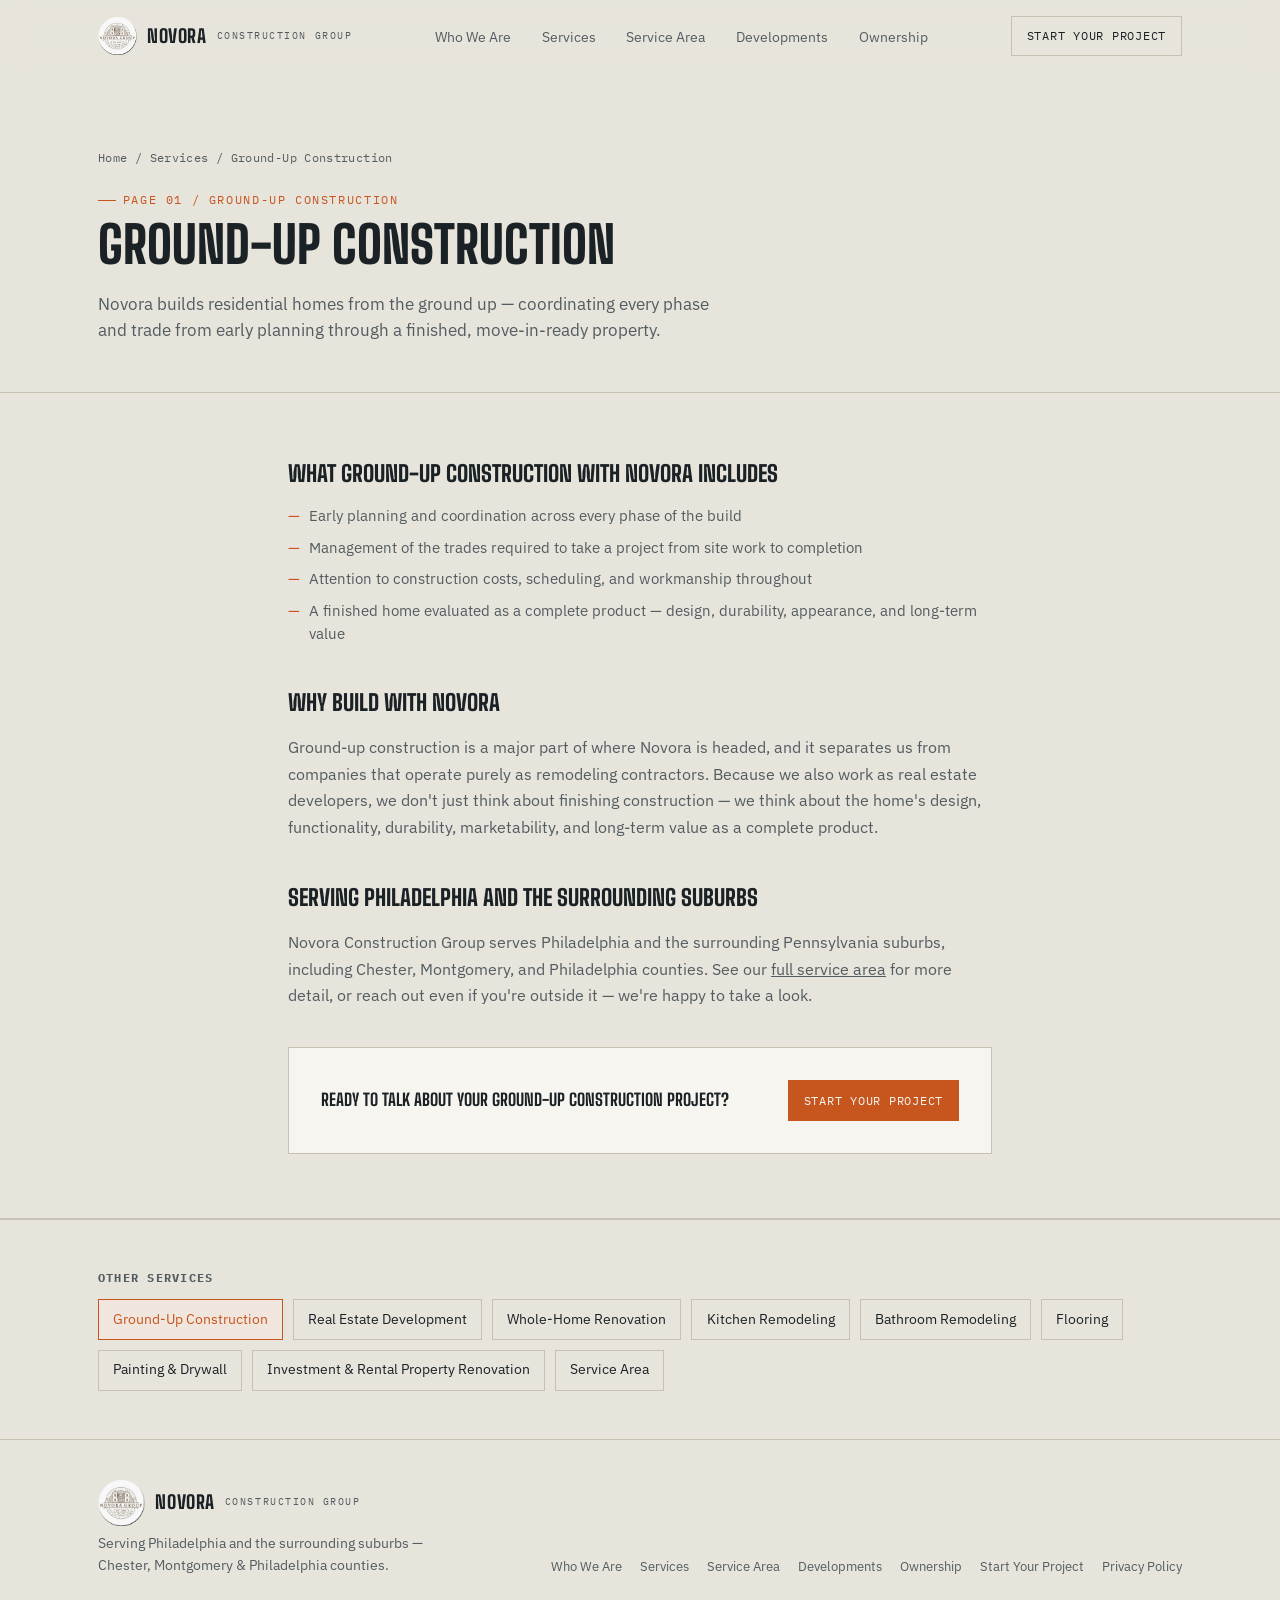
<file: services/ground-up-construction.html>
<!doctype html>
<html lang="en">
<head>
<meta charset="UTF-8">
<meta name="viewport" content="width=device-width, initial-scale=1.0">
<title>Ground-Up Construction in Philadelphia, PA | Novora Construction Group</title>
<meta name="description" content="Novora Construction Group builds custom residential homes from the ground up throughout Philadelphia and the surrounding PA suburbs, with direct ownership oversight on every phase.">
<link rel="canonical" href="https://novoragroupacq.com/services/ground-up-construction.html">
<link rel="icon" type="image/png" href="../assets/favicon-32.png">
<link rel="apple-touch-icon" href="../assets/apple-touch-icon.png">
<link rel="preconnect" href="https://fonts.googleapis.com">
<link rel="preconnect" href="https://fonts.gstatic.com" crossorigin>
<link href="https://fonts.googleapis.com/css2?family=Big+Shoulders:wght@500;600;700;800&family=IBM+Plex+Sans:wght@400;500;600&family=IBM+Plex+Mono:wght@400;500&display=swap" rel="stylesheet">
<link rel="stylesheet" href="../css/style.css">
</head>
<body>

<header>
  <nav class="nav wrap">
    <a class="wordmark" href="../index.html"><img src="../assets/logo.png" alt="Novora Construction Group"> NOVORA <small>CONSTRUCTION&nbsp;GROUP</small></a>
    <button class="menu-toggle" id="menuToggle" aria-expanded="false" aria-controls="navLinks">MENU</button>
    <ul class="nav-links" id="navLinks">
      <li><a href="../index.html#about">Who We Are</a></li>
      <li><a href="../services/index.html">Services</a></li>
      <li><a href="../service-area.html">Service Area</a></li>
      <li><a href="../index.html#developments">Developments</a></li>
      <li><a href="../index.html#ownership">Ownership</a></li>
    </ul>
    <a class="btn ghost" href="../index.html#start">Start Your Project</a>
  </nav>
</header>

<main>
  <section class="service-hero">
    <div class="wrap">
      <p class="breadcrumb"><a href="../index.html">Home</a> / <a href="index.html">Services</a> / Ground-Up Construction</p>
      <span class="sheet-tag">Page 01 / Ground-Up Construction</span>
      <h1>Ground-Up Construction</h1>
      <p class="lede">Novora builds residential homes from the ground up — coordinating every phase and trade from early planning through a finished, move-in-ready property.</p>
    </div>
  </section>

  <section class="service-body">
    <div class="wrap">
      <h2>What ground-up construction with Novora includes</h2>
      <ul class="checklist">
        <li>Early planning and coordination across every phase of the build</li>
        <li>Management of the trades required to take a project from site work to completion</li>
        <li>Attention to construction costs, scheduling, and workmanship throughout</li>
        <li>A finished home evaluated as a complete product — design, durability, appearance, and long-term value</li>
      </ul>

      <h2>Why build with Novora</h2>
      <p>Ground-up construction is a major part of where Novora is headed, and it separates us from companies that operate purely as remodeling contractors. Because we also work as real estate developers, we don't just think about finishing construction — we think about the home's design, functionality, durability, marketability, and long-term value as a complete product.</p>

      <h2>Serving Philadelphia and the surrounding suburbs</h2>
      <p>Novora Construction Group serves Philadelphia and the surrounding Pennsylvania suburbs, including Chester, Montgomery, and Philadelphia counties. See our <a href="../service-area.html">full service area</a> for more detail, or reach out even if you're outside it — we're happy to take a look.</p>

      <div class="service-cta">
        <p>Ready to talk about your ground-up construction project?</p>
        <a class="btn" href="../index.html#start">Start Your Project</a>
      </div>
    </div>
  </section>

  <section class="related-services">
    <div class="wrap">
      <h2>Other Services</h2>
      <ul>
        <li><a href="ground-up-construction.html" class="current">Ground-Up Construction</a></li>
        <li><a href="real-estate-development.html">Real Estate Development</a></li>
        <li><a href="whole-home-renovation.html">Whole-Home Renovation</a></li>
        <li><a href="kitchen-remodeling.html">Kitchen Remodeling</a></li>
        <li><a href="bathroom-remodeling.html">Bathroom Remodeling</a></li>
        <li><a href="flooring.html">Flooring</a></li>
        <li><a href="painting-drywall.html">Painting & Drywall</a></li>
        <li><a href="investment-rental-renovation.html">Investment & Rental Property Renovation</a></li>
        <li><a href="../service-area.html">Service Area</a></li>
      </ul>
    </div>
  </section>
</main>

<footer class="site">
  <div class="wrap">
    <div class="footer-grid">
      <div>
        <a class="wordmark" href="../index.html"><img src="../assets/logo.png" alt="Novora Construction Group"> NOVORA <small>CONSTRUCTION&nbsp;GROUP</small></a>
        <p>Serving Philadelphia and the surrounding suburbs — Chester, Montgomery &amp; Philadelphia counties.</p>
      </div>
      <ul class="footer-nav">
        <li><a href="../index.html#about">Who We Are</a></li>
        <li><a href="../services/index.html">Services</a></li>
        <li><a href="../service-area.html">Service Area</a></li>
        <li><a href="../index.html#developments">Developments</a></li>
        <li><a href="../index.html#ownership">Ownership</a></li>
        <li><a href="../index.html#start">Start Your Project</a></li>
        <li><a href="../privacy.html">Privacy Policy</a></li>
      </ul>
    </div>
  </div>
</footer>

<script src="../js/main.js"></script>
</body>
</html>
</file>
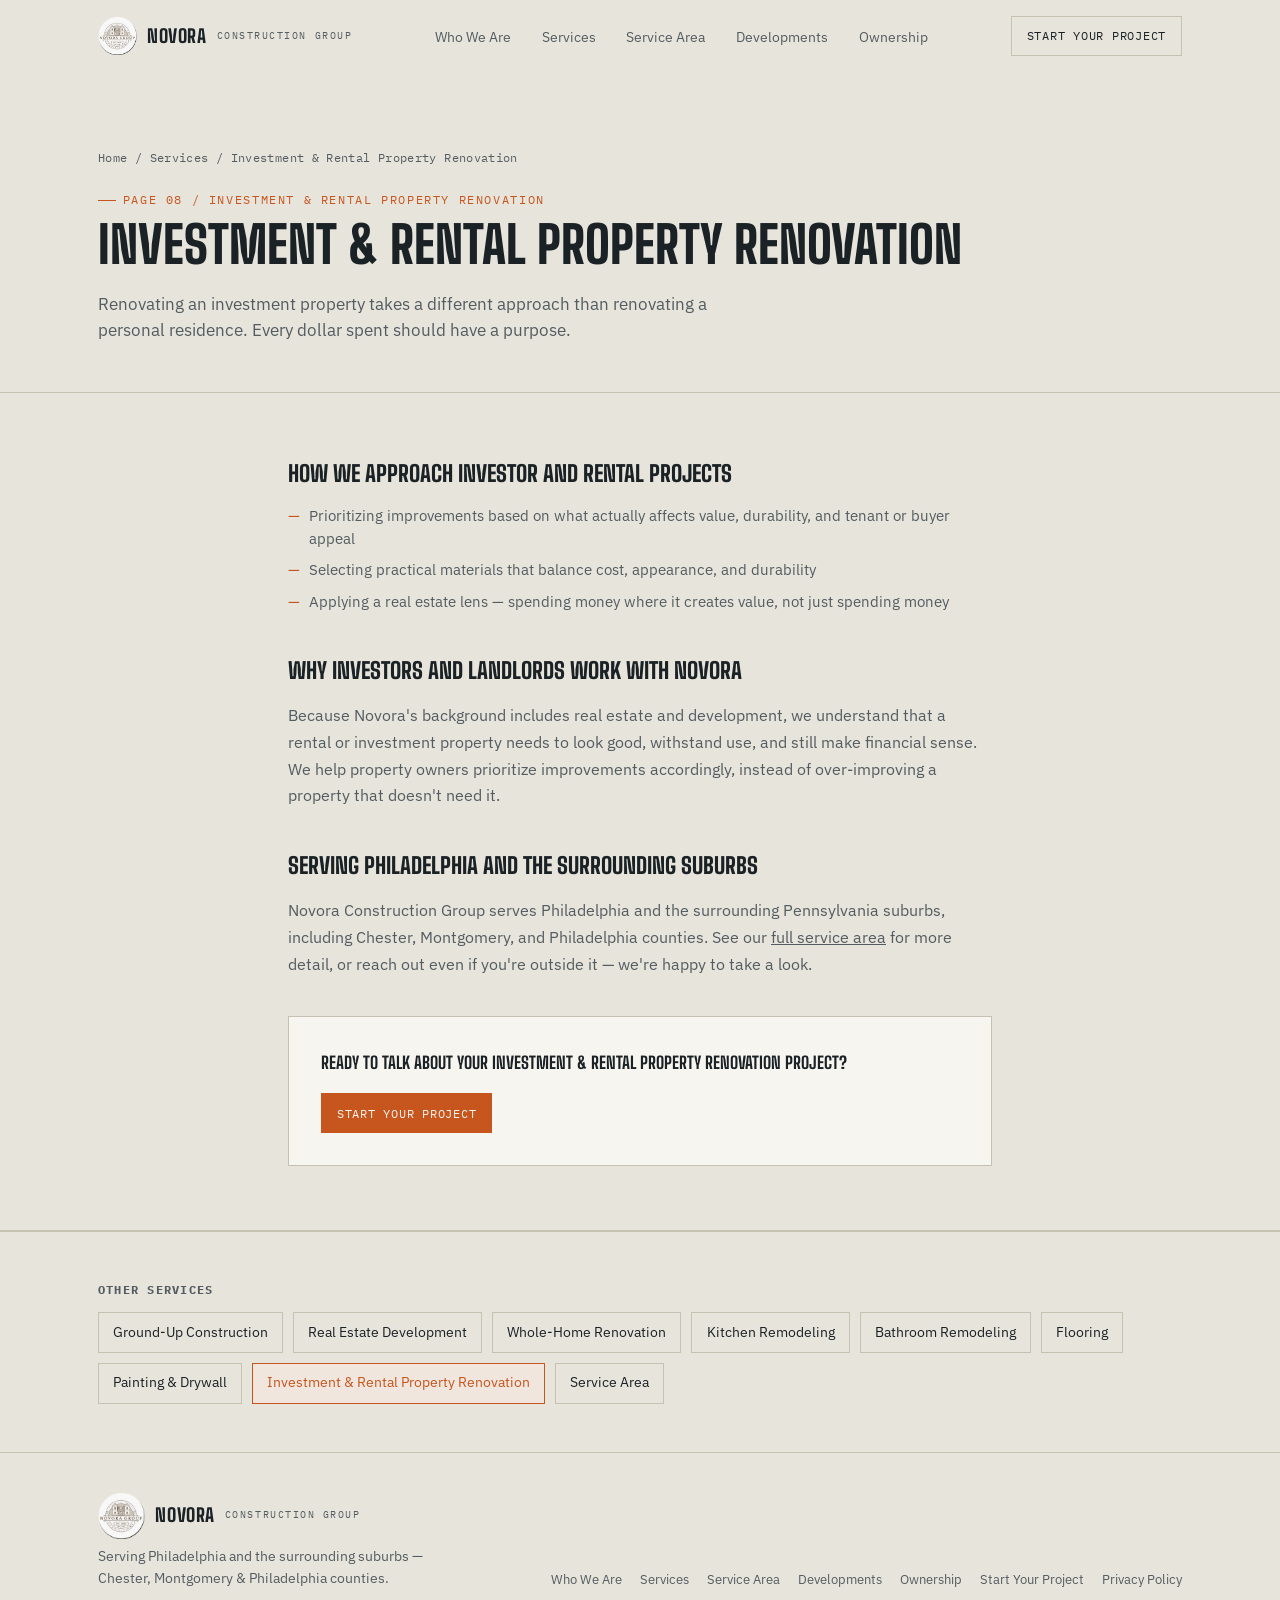
<file: services/investment-rental-renovation.html>
<!doctype html>
<html lang="en">
<head>
<meta charset="UTF-8">
<meta name="viewport" content="width=device-width, initial-scale=1.0">
<title>Investment & Rental Property Renovation in Philadelphia, PA | Novora Construction Group</title>
<meta name="description" content="Investment and rental property renovations in Philadelphia and the PA suburbs — practical, value-focused upgrades for landlords and investors from Novora Construction Group.">
<link rel="canonical" href="https://novoragroupacq.com/services/investment-rental-renovation.html">
<link rel="icon" type="image/png" href="../assets/favicon-32.png">
<link rel="apple-touch-icon" href="../assets/apple-touch-icon.png">
<link rel="preconnect" href="https://fonts.googleapis.com">
<link rel="preconnect" href="https://fonts.gstatic.com" crossorigin>
<link href="https://fonts.googleapis.com/css2?family=Big+Shoulders:wght@500;600;700;800&family=IBM+Plex+Sans:wght@400;500;600&family=IBM+Plex+Mono:wght@400;500&display=swap" rel="stylesheet">
<link rel="stylesheet" href="../css/style.css">
</head>
<body>

<header>
  <nav class="nav wrap">
    <a class="wordmark" href="../index.html"><img src="../assets/logo.png" alt="Novora Construction Group"> NOVORA <small>CONSTRUCTION&nbsp;GROUP</small></a>
    <button class="menu-toggle" id="menuToggle" aria-expanded="false" aria-controls="navLinks">MENU</button>
    <ul class="nav-links" id="navLinks">
      <li><a href="../index.html#about">Who We Are</a></li>
      <li><a href="../services/index.html">Services</a></li>
      <li><a href="../service-area.html">Service Area</a></li>
      <li><a href="../index.html#developments">Developments</a></li>
      <li><a href="../index.html#ownership">Ownership</a></li>
    </ul>
    <a class="btn ghost" href="../index.html#start">Start Your Project</a>
  </nav>
</header>

<main>
  <section class="service-hero">
    <div class="wrap">
      <p class="breadcrumb"><a href="../index.html">Home</a> / <a href="index.html">Services</a> / Investment & Rental Property Renovation</p>
      <span class="sheet-tag">Page 08 / Investment & Rental Property Renovation</span>
      <h1>Investment & Rental Property Renovation</h1>
      <p class="lede">Renovating an investment property takes a different approach than renovating a personal residence. Every dollar spent should have a purpose.</p>
    </div>
  </section>

  <section class="service-body">
    <div class="wrap">
      <h2>How we approach investor and rental projects</h2>
      <ul class="checklist">
        <li>Prioritizing improvements based on what actually affects value, durability, and tenant or buyer appeal</li>
        <li>Selecting practical materials that balance cost, appearance, and durability</li>
        <li>Applying a real estate lens — spending money where it creates value, not just spending money</li>
      </ul>

      <h2>Why investors and landlords work with Novora</h2>
      <p>Because Novora's background includes real estate and development, we understand that a rental or investment property needs to look good, withstand use, and still make financial sense. We help property owners prioritize improvements accordingly, instead of over-improving a property that doesn't need it.</p>

      <h2>Serving Philadelphia and the surrounding suburbs</h2>
      <p>Novora Construction Group serves Philadelphia and the surrounding Pennsylvania suburbs, including Chester, Montgomery, and Philadelphia counties. See our <a href="../service-area.html">full service area</a> for more detail, or reach out even if you're outside it — we're happy to take a look.</p>

      <div class="service-cta">
        <p>Ready to talk about your investment & rental property renovation project?</p>
        <a class="btn" href="../index.html#start">Start Your Project</a>
      </div>
    </div>
  </section>

  <section class="related-services">
    <div class="wrap">
      <h2>Other Services</h2>
      <ul>
        <li><a href="ground-up-construction.html">Ground-Up Construction</a></li>
        <li><a href="real-estate-development.html">Real Estate Development</a></li>
        <li><a href="whole-home-renovation.html">Whole-Home Renovation</a></li>
        <li><a href="kitchen-remodeling.html">Kitchen Remodeling</a></li>
        <li><a href="bathroom-remodeling.html">Bathroom Remodeling</a></li>
        <li><a href="flooring.html">Flooring</a></li>
        <li><a href="painting-drywall.html">Painting & Drywall</a></li>
        <li><a href="investment-rental-renovation.html" class="current">Investment & Rental Property Renovation</a></li>
        <li><a href="../service-area.html">Service Area</a></li>
      </ul>
    </div>
  </section>
</main>

<footer class="site">
  <div class="wrap">
    <div class="footer-grid">
      <div>
        <a class="wordmark" href="../index.html"><img src="../assets/logo.png" alt="Novora Construction Group"> NOVORA <small>CONSTRUCTION&nbsp;GROUP</small></a>
        <p>Serving Philadelphia and the surrounding suburbs — Chester, Montgomery &amp; Philadelphia counties.</p>
      </div>
      <ul class="footer-nav">
        <li><a href="../index.html#about">Who We Are</a></li>
        <li><a href="../services/index.html">Services</a></li>
        <li><a href="../service-area.html">Service Area</a></li>
        <li><a href="../index.html#developments">Developments</a></li>
        <li><a href="../index.html#ownership">Ownership</a></li>
        <li><a href="../index.html#start">Start Your Project</a></li>
        <li><a href="../privacy.html">Privacy Policy</a></li>
      </ul>
    </div>
  </div>
</footer>

<script src="../js/main.js"></script>
</body>
</html>
</file>
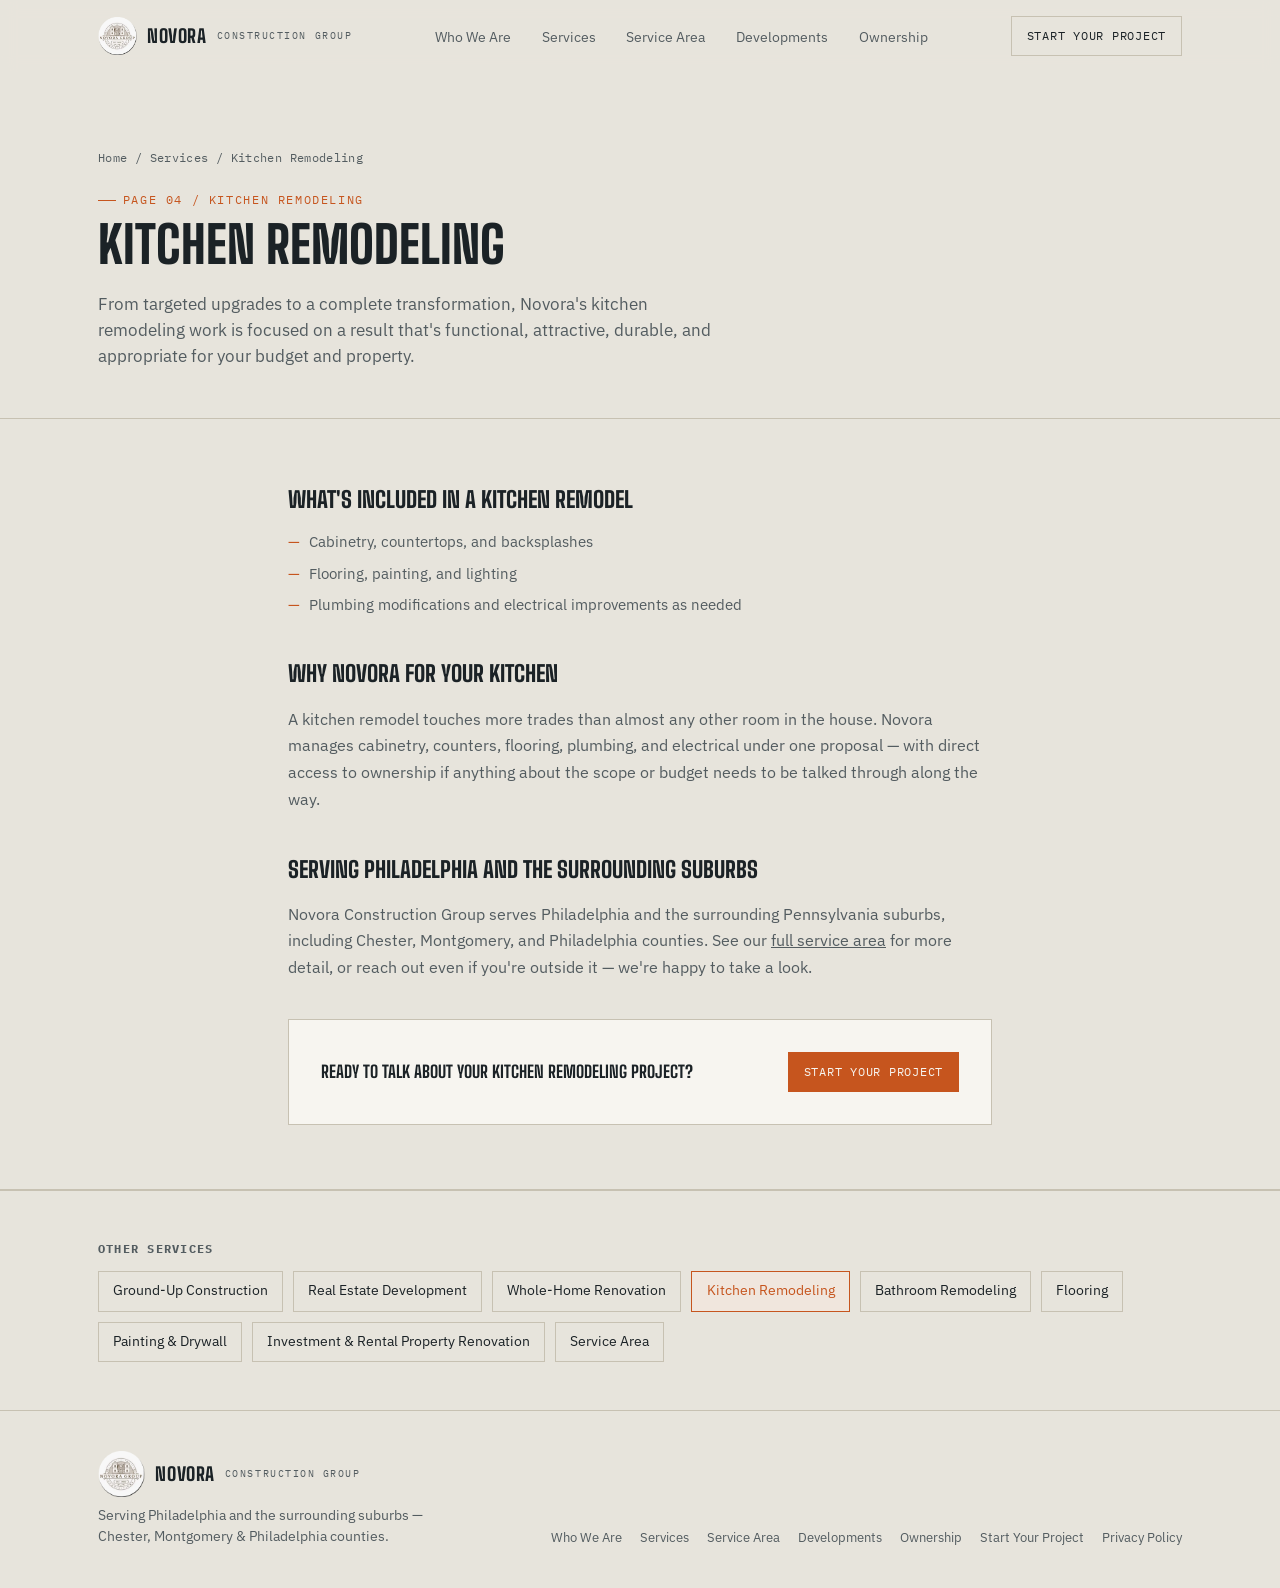
<file: services/kitchen-remodeling.html>
<!doctype html>
<html lang="en">
<head>
<meta charset="UTF-8">
<meta name="viewport" content="width=device-width, initial-scale=1.0">
<title>Kitchen Remodeling in Philadelphia, PA | Novora Construction Group</title>
<meta name="description" content="Kitchen remodeling in Philadelphia and the PA suburbs — cabinetry, countertops, lighting, and full renovations from Novora Construction Group.">
<link rel="canonical" href="https://novoragroupacq.com/services/kitchen-remodeling.html">
<link rel="icon" type="image/png" href="../assets/favicon-32.png">
<link rel="apple-touch-icon" href="../assets/apple-touch-icon.png">
<link rel="preconnect" href="https://fonts.googleapis.com">
<link rel="preconnect" href="https://fonts.gstatic.com" crossorigin>
<link href="https://fonts.googleapis.com/css2?family=Big+Shoulders:wght@500;600;700;800&family=IBM+Plex+Sans:wght@400;500;600&family=IBM+Plex+Mono:wght@400;500&display=swap" rel="stylesheet">
<link rel="stylesheet" href="../css/style.css">
</head>
<body>

<header>
  <nav class="nav wrap">
    <a class="wordmark" href="../index.html"><img src="../assets/logo.png" alt="Novora Construction Group"> NOVORA <small>CONSTRUCTION&nbsp;GROUP</small></a>
    <button class="menu-toggle" id="menuToggle" aria-expanded="false" aria-controls="navLinks">MENU</button>
    <ul class="nav-links" id="navLinks">
      <li><a href="../index.html#about">Who We Are</a></li>
      <li><a href="../services/index.html">Services</a></li>
      <li><a href="../service-area.html">Service Area</a></li>
      <li><a href="../index.html#developments">Developments</a></li>
      <li><a href="../index.html#ownership">Ownership</a></li>
    </ul>
    <a class="btn ghost" href="../index.html#start">Start Your Project</a>
  </nav>
</header>

<main>
  <section class="service-hero">
    <div class="wrap">
      <p class="breadcrumb"><a href="../index.html">Home</a> / <a href="index.html">Services</a> / Kitchen Remodeling</p>
      <span class="sheet-tag">Page 04 / Kitchen Remodeling</span>
      <h1>Kitchen Remodeling</h1>
      <p class="lede">From targeted upgrades to a complete transformation, Novora's kitchen remodeling work is focused on a result that's functional, attractive, durable, and appropriate for your budget and property.</p>
    </div>
  </section>

  <section class="service-body">
    <div class="wrap">
      <h2>What's included in a kitchen remodel</h2>
      <ul class="checklist">
        <li>Cabinetry, countertops, and backsplashes</li>
        <li>Flooring, painting, and lighting</li>
        <li>Plumbing modifications and electrical improvements as needed</li>
      </ul>

      <h2>Why Novora for your kitchen</h2>
      <p>A kitchen remodel touches more trades than almost any other room in the house. Novora manages cabinetry, counters, flooring, plumbing, and electrical under one proposal — with direct access to ownership if anything about the scope or budget needs to be talked through along the way.</p>

      <h2>Serving Philadelphia and the surrounding suburbs</h2>
      <p>Novora Construction Group serves Philadelphia and the surrounding Pennsylvania suburbs, including Chester, Montgomery, and Philadelphia counties. See our <a href="../service-area.html">full service area</a> for more detail, or reach out even if you're outside it — we're happy to take a look.</p>

      <div class="service-cta">
        <p>Ready to talk about your kitchen remodeling project?</p>
        <a class="btn" href="../index.html#start">Start Your Project</a>
      </div>
    </div>
  </section>

  <section class="related-services">
    <div class="wrap">
      <h2>Other Services</h2>
      <ul>
        <li><a href="ground-up-construction.html">Ground-Up Construction</a></li>
        <li><a href="real-estate-development.html">Real Estate Development</a></li>
        <li><a href="whole-home-renovation.html">Whole-Home Renovation</a></li>
        <li><a href="kitchen-remodeling.html" class="current">Kitchen Remodeling</a></li>
        <li><a href="bathroom-remodeling.html">Bathroom Remodeling</a></li>
        <li><a href="flooring.html">Flooring</a></li>
        <li><a href="painting-drywall.html">Painting & Drywall</a></li>
        <li><a href="investment-rental-renovation.html">Investment & Rental Property Renovation</a></li>
        <li><a href="../service-area.html">Service Area</a></li>
      </ul>
    </div>
  </section>
</main>

<footer class="site">
  <div class="wrap">
    <div class="footer-grid">
      <div>
        <a class="wordmark" href="../index.html"><img src="../assets/logo.png" alt="Novora Construction Group"> NOVORA <small>CONSTRUCTION&nbsp;GROUP</small></a>
        <p>Serving Philadelphia and the surrounding suburbs — Chester, Montgomery &amp; Philadelphia counties.</p>
      </div>
      <ul class="footer-nav">
        <li><a href="../index.html#about">Who We Are</a></li>
        <li><a href="../services/index.html">Services</a></li>
        <li><a href="../service-area.html">Service Area</a></li>
        <li><a href="../index.html#developments">Developments</a></li>
        <li><a href="../index.html#ownership">Ownership</a></li>
        <li><a href="../index.html#start">Start Your Project</a></li>
        <li><a href="../privacy.html">Privacy Policy</a></li>
      </ul>
    </div>
  </div>
</footer>

<script src="../js/main.js"></script>
</body>
</html>
</file>
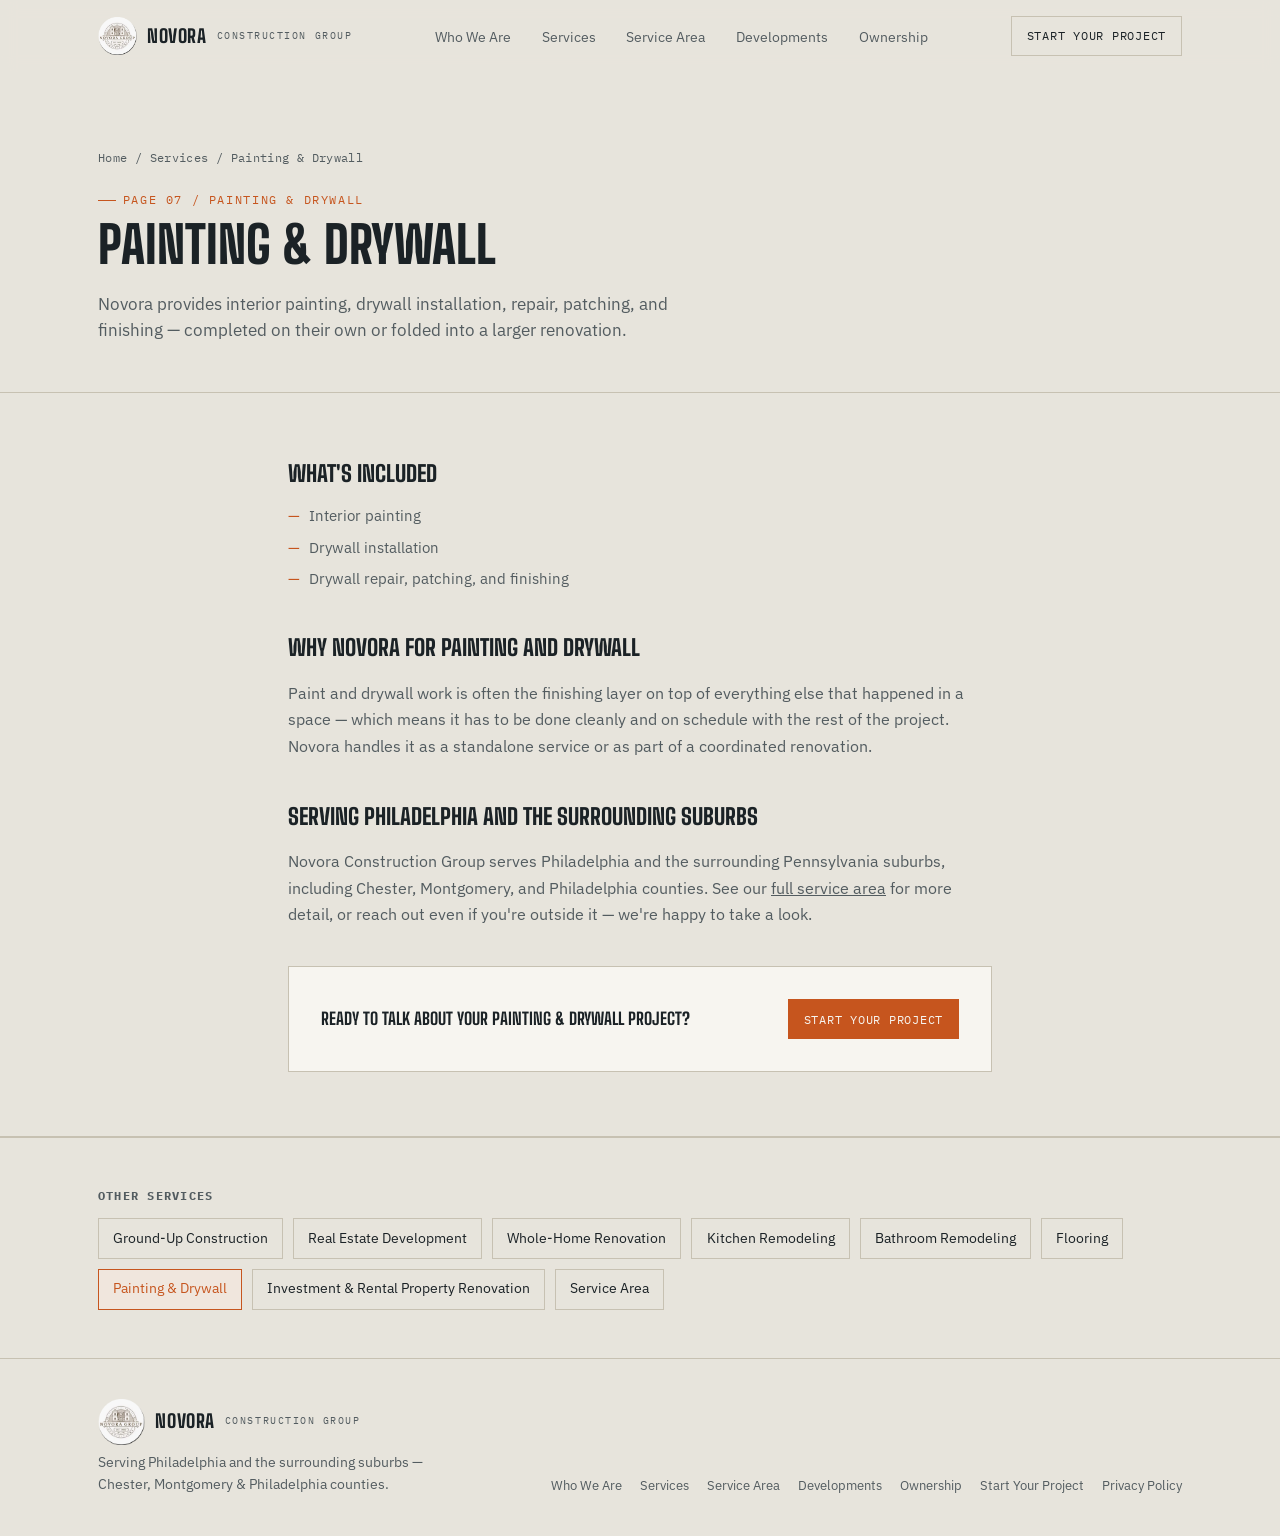
<file: services/painting-drywall.html>
<!doctype html>
<html lang="en">
<head>
<meta charset="UTF-8">
<meta name="viewport" content="width=device-width, initial-scale=1.0">
<title>Painting & Drywall in Philadelphia, PA | Novora Construction Group</title>
<meta name="description" content="Interior painting and drywall services in Philadelphia and the surrounding PA suburbs, standalone or as part of a larger renovation, from Novora Construction Group.">
<link rel="canonical" href="https://novoragroupacq.com/services/painting-drywall.html">
<link rel="icon" type="image/png" href="../assets/favicon-32.png">
<link rel="apple-touch-icon" href="../assets/apple-touch-icon.png">
<link rel="preconnect" href="https://fonts.googleapis.com">
<link rel="preconnect" href="https://fonts.gstatic.com" crossorigin>
<link href="https://fonts.googleapis.com/css2?family=Big+Shoulders:wght@500;600;700;800&family=IBM+Plex+Sans:wght@400;500;600&family=IBM+Plex+Mono:wght@400;500&display=swap" rel="stylesheet">
<link rel="stylesheet" href="../css/style.css">
</head>
<body>

<header>
  <nav class="nav wrap">
    <a class="wordmark" href="../index.html"><img src="../assets/logo.png" alt="Novora Construction Group"> NOVORA <small>CONSTRUCTION&nbsp;GROUP</small></a>
    <button class="menu-toggle" id="menuToggle" aria-expanded="false" aria-controls="navLinks">MENU</button>
    <ul class="nav-links" id="navLinks">
      <li><a href="../index.html#about">Who We Are</a></li>
      <li><a href="../services/index.html">Services</a></li>
      <li><a href="../service-area.html">Service Area</a></li>
      <li><a href="../index.html#developments">Developments</a></li>
      <li><a href="../index.html#ownership">Ownership</a></li>
    </ul>
    <a class="btn ghost" href="../index.html#start">Start Your Project</a>
  </nav>
</header>

<main>
  <section class="service-hero">
    <div class="wrap">
      <p class="breadcrumb"><a href="../index.html">Home</a> / <a href="index.html">Services</a> / Painting & Drywall</p>
      <span class="sheet-tag">Page 07 / Painting & Drywall</span>
      <h1>Painting & Drywall</h1>
      <p class="lede">Novora provides interior painting, drywall installation, repair, patching, and finishing — completed on their own or folded into a larger renovation.</p>
    </div>
  </section>

  <section class="service-body">
    <div class="wrap">
      <h2>What's included</h2>
      <ul class="checklist">
        <li>Interior painting</li>
        <li>Drywall installation</li>
        <li>Drywall repair, patching, and finishing</li>
      </ul>

      <h2>Why Novora for painting and drywall</h2>
      <p>Paint and drywall work is often the finishing layer on top of everything else that happened in a space — which means it has to be done cleanly and on schedule with the rest of the project. Novora handles it as a standalone service or as part of a coordinated renovation.</p>

      <h2>Serving Philadelphia and the surrounding suburbs</h2>
      <p>Novora Construction Group serves Philadelphia and the surrounding Pennsylvania suburbs, including Chester, Montgomery, and Philadelphia counties. See our <a href="../service-area.html">full service area</a> for more detail, or reach out even if you're outside it — we're happy to take a look.</p>

      <div class="service-cta">
        <p>Ready to talk about your painting & drywall project?</p>
        <a class="btn" href="../index.html#start">Start Your Project</a>
      </div>
    </div>
  </section>

  <section class="related-services">
    <div class="wrap">
      <h2>Other Services</h2>
      <ul>
        <li><a href="ground-up-construction.html">Ground-Up Construction</a></li>
        <li><a href="real-estate-development.html">Real Estate Development</a></li>
        <li><a href="whole-home-renovation.html">Whole-Home Renovation</a></li>
        <li><a href="kitchen-remodeling.html">Kitchen Remodeling</a></li>
        <li><a href="bathroom-remodeling.html">Bathroom Remodeling</a></li>
        <li><a href="flooring.html">Flooring</a></li>
        <li><a href="painting-drywall.html" class="current">Painting & Drywall</a></li>
        <li><a href="investment-rental-renovation.html">Investment & Rental Property Renovation</a></li>
        <li><a href="../service-area.html">Service Area</a></li>
      </ul>
    </div>
  </section>
</main>

<footer class="site">
  <div class="wrap">
    <div class="footer-grid">
      <div>
        <a class="wordmark" href="../index.html"><img src="../assets/logo.png" alt="Novora Construction Group"> NOVORA <small>CONSTRUCTION&nbsp;GROUP</small></a>
        <p>Serving Philadelphia and the surrounding suburbs — Chester, Montgomery &amp; Philadelphia counties.</p>
      </div>
      <ul class="footer-nav">
        <li><a href="../index.html#about">Who We Are</a></li>
        <li><a href="../services/index.html">Services</a></li>
        <li><a href="../service-area.html">Service Area</a></li>
        <li><a href="../index.html#developments">Developments</a></li>
        <li><a href="../index.html#ownership">Ownership</a></li>
        <li><a href="../index.html#start">Start Your Project</a></li>
        <li><a href="../privacy.html">Privacy Policy</a></li>
      </ul>
    </div>
  </div>
</footer>

<script src="../js/main.js"></script>
</body>
</html>
</file>
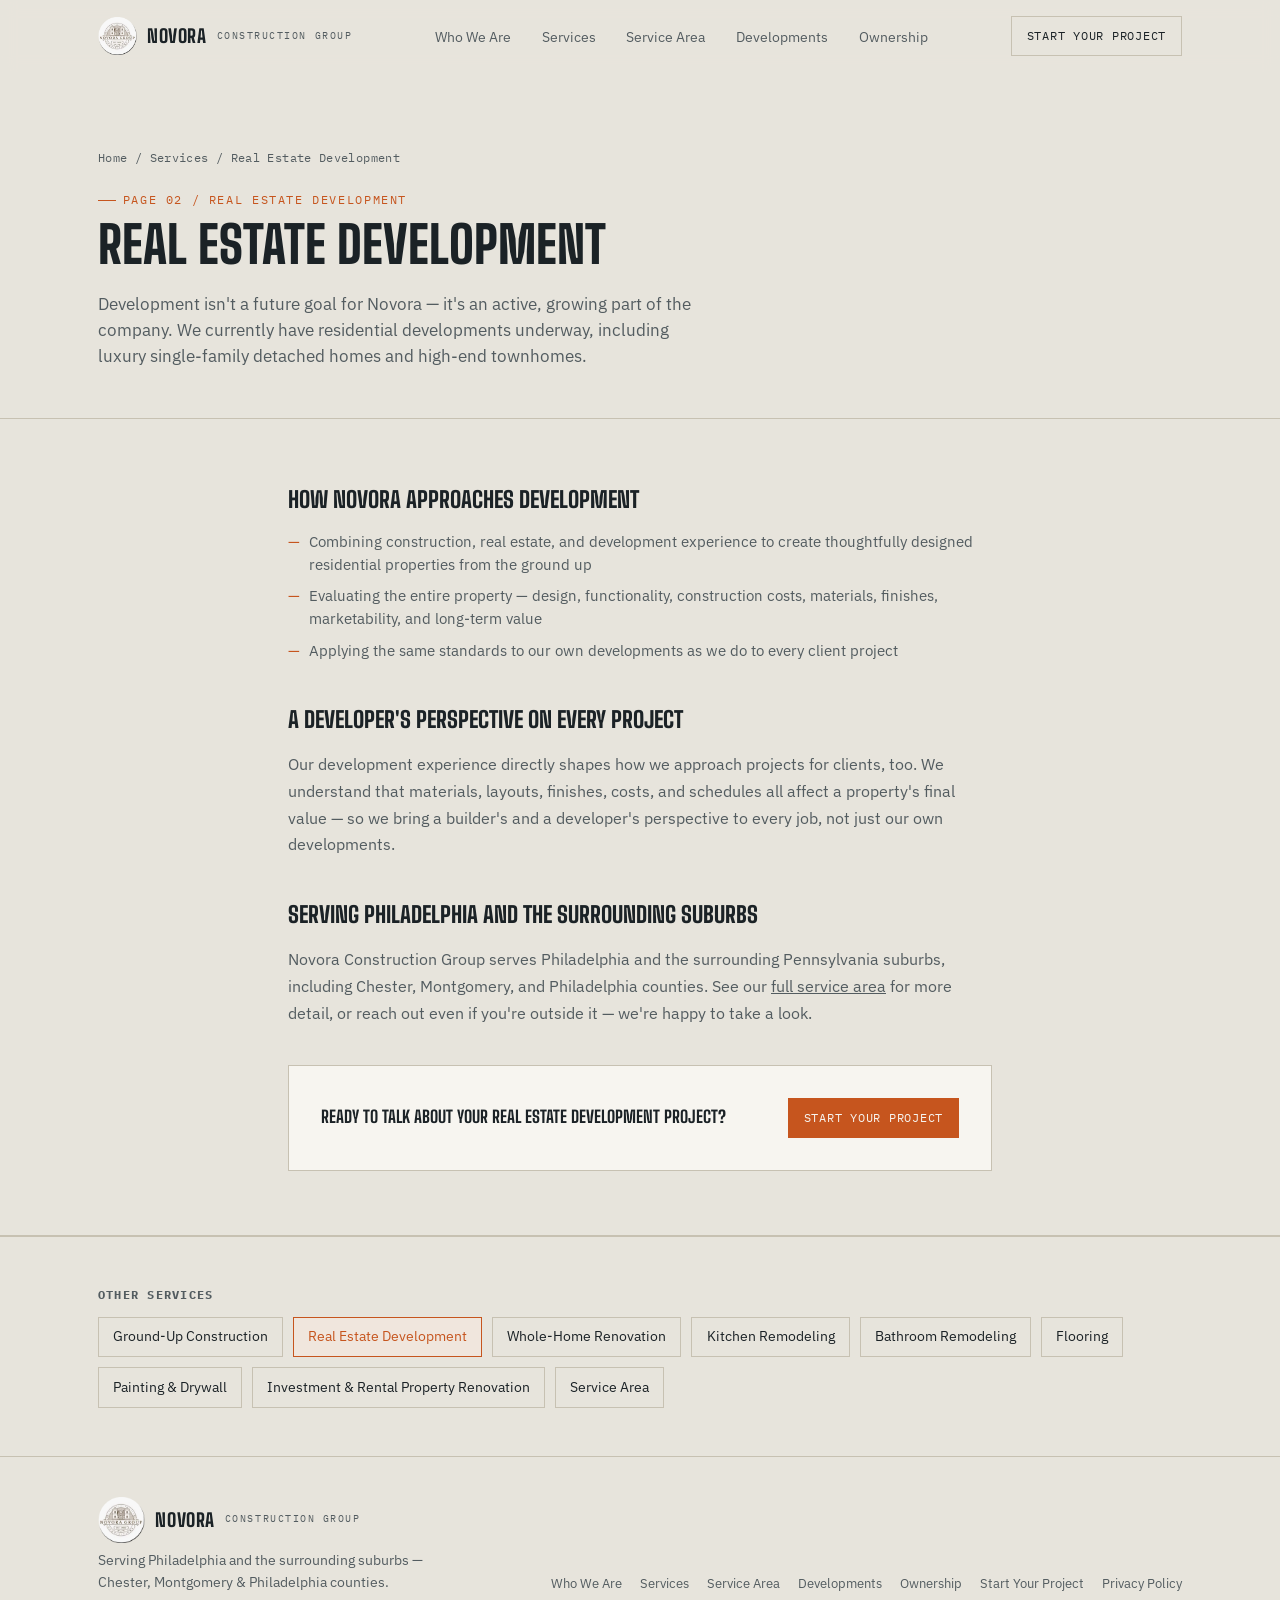
<file: services/real-estate-development.html>
<!doctype html>
<html lang="en">
<head>
<meta charset="UTF-8">
<meta name="viewport" content="width=device-width, initial-scale=1.0">
<title>Real Estate Development in Philadelphia, PA | Novora Construction Group</title>
<meta name="description" content="Novora Construction Group is an active residential real estate developer in the Philadelphia, PA suburbs, currently building luxury single-family homes and high-end townhomes.">
<link rel="canonical" href="https://novoragroupacq.com/services/real-estate-development.html">
<link rel="icon" type="image/png" href="../assets/favicon-32.png">
<link rel="apple-touch-icon" href="../assets/apple-touch-icon.png">
<link rel="preconnect" href="https://fonts.googleapis.com">
<link rel="preconnect" href="https://fonts.gstatic.com" crossorigin>
<link href="https://fonts.googleapis.com/css2?family=Big+Shoulders:wght@500;600;700;800&family=IBM+Plex+Sans:wght@400;500;600&family=IBM+Plex+Mono:wght@400;500&display=swap" rel="stylesheet">
<link rel="stylesheet" href="../css/style.css">
</head>
<body>

<header>
  <nav class="nav wrap">
    <a class="wordmark" href="../index.html"><img src="../assets/logo.png" alt="Novora Construction Group"> NOVORA <small>CONSTRUCTION&nbsp;GROUP</small></a>
    <button class="menu-toggle" id="menuToggle" aria-expanded="false" aria-controls="navLinks">MENU</button>
    <ul class="nav-links" id="navLinks">
      <li><a href="../index.html#about">Who We Are</a></li>
      <li><a href="../services/index.html">Services</a></li>
      <li><a href="../service-area.html">Service Area</a></li>
      <li><a href="../index.html#developments">Developments</a></li>
      <li><a href="../index.html#ownership">Ownership</a></li>
    </ul>
    <a class="btn ghost" href="../index.html#start">Start Your Project</a>
  </nav>
</header>

<main>
  <section class="service-hero">
    <div class="wrap">
      <p class="breadcrumb"><a href="../index.html">Home</a> / <a href="index.html">Services</a> / Real Estate Development</p>
      <span class="sheet-tag">Page 02 / Real Estate Development</span>
      <h1>Real Estate Development</h1>
      <p class="lede">Development isn't a future goal for Novora — it's an active, growing part of the company. We currently have residential developments underway, including luxury single-family detached homes and high-end townhomes.</p>
    </div>
  </section>

  <section class="service-body">
    <div class="wrap">
      <h2>How Novora approaches development</h2>
      <ul class="checklist">
        <li>Combining construction, real estate, and development experience to create thoughtfully designed residential properties from the ground up</li>
        <li>Evaluating the entire property — design, functionality, construction costs, materials, finishes, marketability, and long-term value</li>
        <li>Applying the same standards to our own developments as we do to every client project</li>
      </ul>

      <h2>A developer's perspective on every project</h2>
      <p>Our development experience directly shapes how we approach projects for clients, too. We understand that materials, layouts, finishes, costs, and schedules all affect a property's final value — so we bring a builder's and a developer's perspective to every job, not just our own developments.</p>

      <h2>Serving Philadelphia and the surrounding suburbs</h2>
      <p>Novora Construction Group serves Philadelphia and the surrounding Pennsylvania suburbs, including Chester, Montgomery, and Philadelphia counties. See our <a href="../service-area.html">full service area</a> for more detail, or reach out even if you're outside it — we're happy to take a look.</p>

      <div class="service-cta">
        <p>Ready to talk about your real estate development project?</p>
        <a class="btn" href="../index.html#start">Start Your Project</a>
      </div>
    </div>
  </section>

  <section class="related-services">
    <div class="wrap">
      <h2>Other Services</h2>
      <ul>
        <li><a href="ground-up-construction.html">Ground-Up Construction</a></li>
        <li><a href="real-estate-development.html" class="current">Real Estate Development</a></li>
        <li><a href="whole-home-renovation.html">Whole-Home Renovation</a></li>
        <li><a href="kitchen-remodeling.html">Kitchen Remodeling</a></li>
        <li><a href="bathroom-remodeling.html">Bathroom Remodeling</a></li>
        <li><a href="flooring.html">Flooring</a></li>
        <li><a href="painting-drywall.html">Painting & Drywall</a></li>
        <li><a href="investment-rental-renovation.html">Investment & Rental Property Renovation</a></li>
        <li><a href="../service-area.html">Service Area</a></li>
      </ul>
    </div>
  </section>
</main>

<footer class="site">
  <div class="wrap">
    <div class="footer-grid">
      <div>
        <a class="wordmark" href="../index.html"><img src="../assets/logo.png" alt="Novora Construction Group"> NOVORA <small>CONSTRUCTION&nbsp;GROUP</small></a>
        <p>Serving Philadelphia and the surrounding suburbs — Chester, Montgomery &amp; Philadelphia counties.</p>
      </div>
      <ul class="footer-nav">
        <li><a href="../index.html#about">Who We Are</a></li>
        <li><a href="../services/index.html">Services</a></li>
        <li><a href="../service-area.html">Service Area</a></li>
        <li><a href="../index.html#developments">Developments</a></li>
        <li><a href="../index.html#ownership">Ownership</a></li>
        <li><a href="../index.html#start">Start Your Project</a></li>
        <li><a href="../privacy.html">Privacy Policy</a></li>
      </ul>
    </div>
  </div>
</footer>

<script src="../js/main.js"></script>
</body>
</html>
</file>
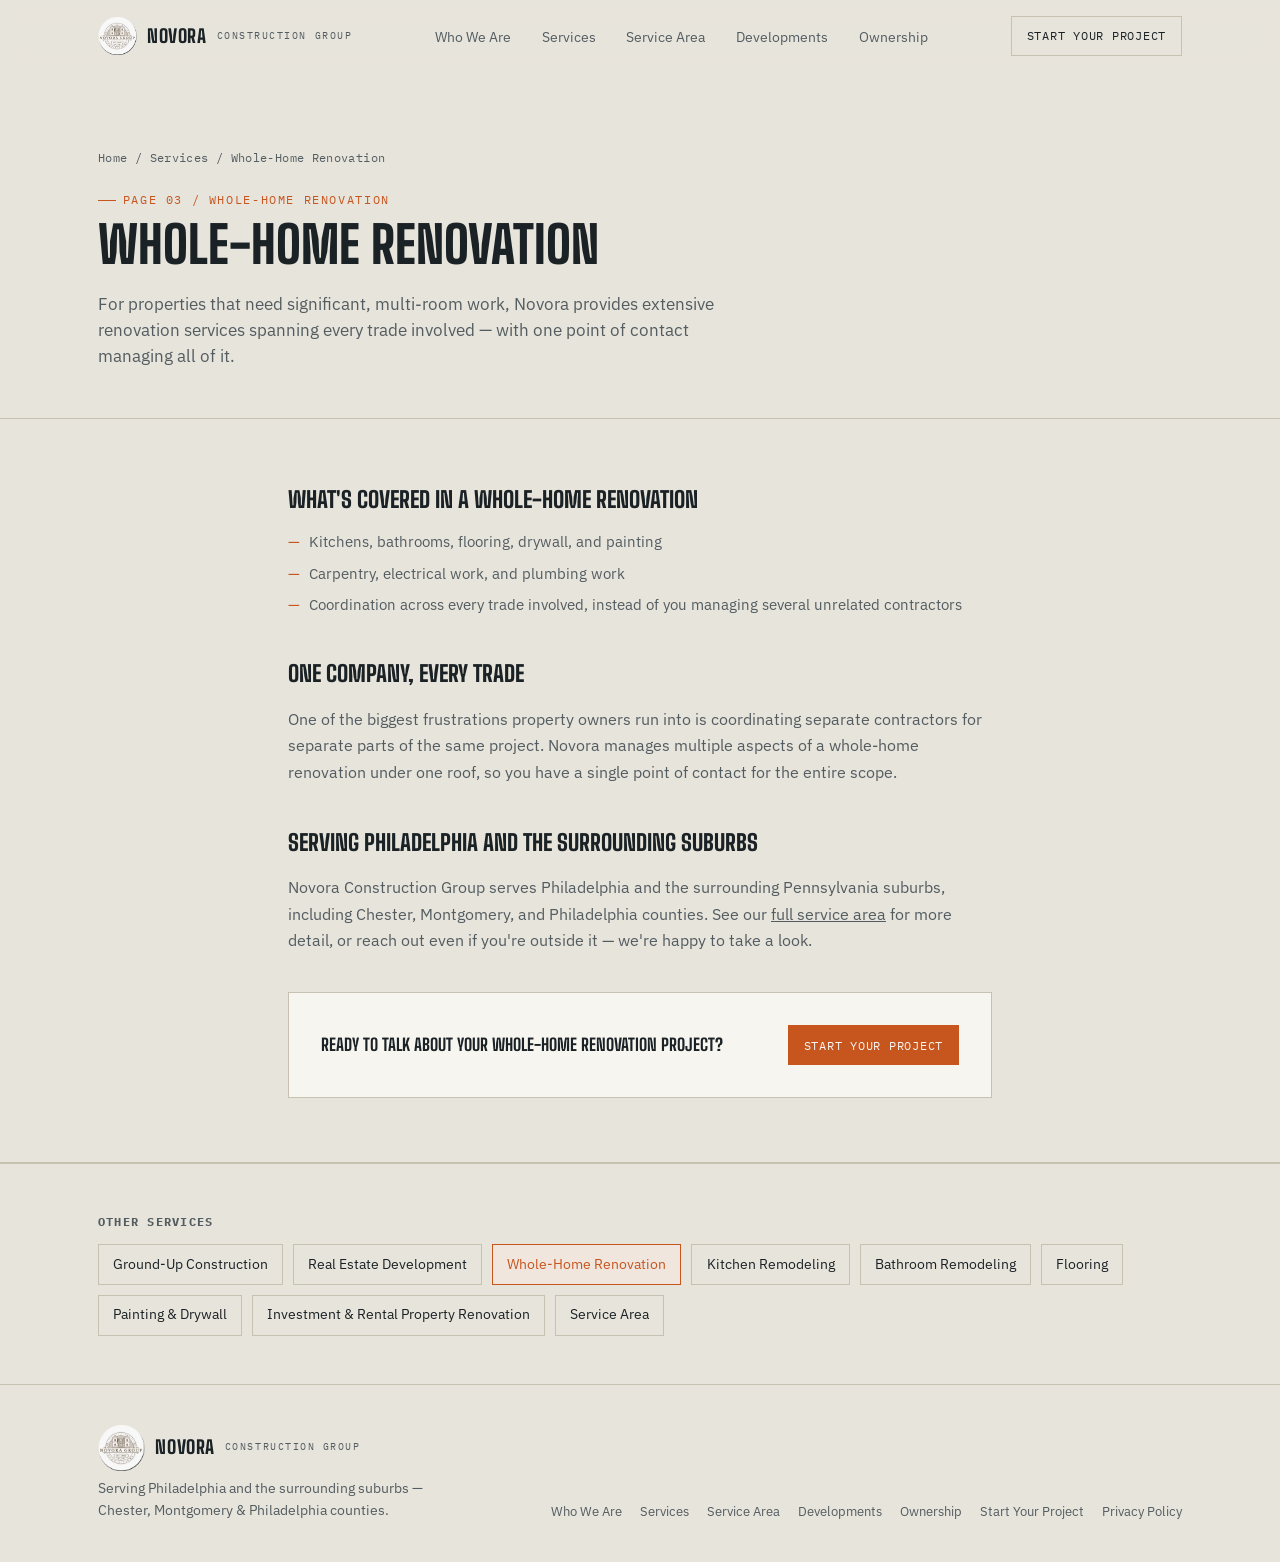
<file: services/whole-home-renovation.html>
<!doctype html>
<html lang="en">
<head>
<meta charset="UTF-8">
<meta name="viewport" content="width=device-width, initial-scale=1.0">
<title>Whole-Home Renovation in Philadelphia, PA | Novora Construction Group</title>
<meta name="description" content="Whole-home renovation services in Philadelphia and the surrounding PA suburbs — kitchens, bathrooms, flooring, electrical, and plumbing under one point of contact.">
<link rel="canonical" href="https://novoragroupacq.com/services/whole-home-renovation.html">
<link rel="icon" type="image/png" href="../assets/favicon-32.png">
<link rel="apple-touch-icon" href="../assets/apple-touch-icon.png">
<link rel="preconnect" href="https://fonts.googleapis.com">
<link rel="preconnect" href="https://fonts.gstatic.com" crossorigin>
<link href="https://fonts.googleapis.com/css2?family=Big+Shoulders:wght@500;600;700;800&family=IBM+Plex+Sans:wght@400;500;600&family=IBM+Plex+Mono:wght@400;500&display=swap" rel="stylesheet">
<link rel="stylesheet" href="../css/style.css">
</head>
<body>

<header>
  <nav class="nav wrap">
    <a class="wordmark" href="../index.html"><img src="../assets/logo.png" alt="Novora Construction Group"> NOVORA <small>CONSTRUCTION&nbsp;GROUP</small></a>
    <button class="menu-toggle" id="menuToggle" aria-expanded="false" aria-controls="navLinks">MENU</button>
    <ul class="nav-links" id="navLinks">
      <li><a href="../index.html#about">Who We Are</a></li>
      <li><a href="../services/index.html">Services</a></li>
      <li><a href="../service-area.html">Service Area</a></li>
      <li><a href="../index.html#developments">Developments</a></li>
      <li><a href="../index.html#ownership">Ownership</a></li>
    </ul>
    <a class="btn ghost" href="../index.html#start">Start Your Project</a>
  </nav>
</header>

<main>
  <section class="service-hero">
    <div class="wrap">
      <p class="breadcrumb"><a href="../index.html">Home</a> / <a href="index.html">Services</a> / Whole-Home Renovation</p>
      <span class="sheet-tag">Page 03 / Whole-Home Renovation</span>
      <h1>Whole-Home Renovation</h1>
      <p class="lede">For properties that need significant, multi-room work, Novora provides extensive renovation services spanning every trade involved — with one point of contact managing all of it.</p>
    </div>
  </section>

  <section class="service-body">
    <div class="wrap">
      <h2>What's covered in a whole-home renovation</h2>
      <ul class="checklist">
        <li>Kitchens, bathrooms, flooring, drywall, and painting</li>
        <li>Carpentry, electrical work, and plumbing work</li>
        <li>Coordination across every trade involved, instead of you managing several unrelated contractors</li>
      </ul>

      <h2>One company, every trade</h2>
      <p>One of the biggest frustrations property owners run into is coordinating separate contractors for separate parts of the same project. Novora manages multiple aspects of a whole-home renovation under one roof, so you have a single point of contact for the entire scope.</p>

      <h2>Serving Philadelphia and the surrounding suburbs</h2>
      <p>Novora Construction Group serves Philadelphia and the surrounding Pennsylvania suburbs, including Chester, Montgomery, and Philadelphia counties. See our <a href="../service-area.html">full service area</a> for more detail, or reach out even if you're outside it — we're happy to take a look.</p>

      <div class="service-cta">
        <p>Ready to talk about your whole-home renovation project?</p>
        <a class="btn" href="../index.html#start">Start Your Project</a>
      </div>
    </div>
  </section>

  <section class="related-services">
    <div class="wrap">
      <h2>Other Services</h2>
      <ul>
        <li><a href="ground-up-construction.html">Ground-Up Construction</a></li>
        <li><a href="real-estate-development.html">Real Estate Development</a></li>
        <li><a href="whole-home-renovation.html" class="current">Whole-Home Renovation</a></li>
        <li><a href="kitchen-remodeling.html">Kitchen Remodeling</a></li>
        <li><a href="bathroom-remodeling.html">Bathroom Remodeling</a></li>
        <li><a href="flooring.html">Flooring</a></li>
        <li><a href="painting-drywall.html">Painting & Drywall</a></li>
        <li><a href="investment-rental-renovation.html">Investment & Rental Property Renovation</a></li>
        <li><a href="../service-area.html">Service Area</a></li>
      </ul>
    </div>
  </section>
</main>

<footer class="site">
  <div class="wrap">
    <div class="footer-grid">
      <div>
        <a class="wordmark" href="../index.html"><img src="../assets/logo.png" alt="Novora Construction Group"> NOVORA <small>CONSTRUCTION&nbsp;GROUP</small></a>
        <p>Serving Philadelphia and the surrounding suburbs — Chester, Montgomery &amp; Philadelphia counties.</p>
      </div>
      <ul class="footer-nav">
        <li><a href="../index.html#about">Who We Are</a></li>
        <li><a href="../services/index.html">Services</a></li>
        <li><a href="../service-area.html">Service Area</a></li>
        <li><a href="../index.html#developments">Developments</a></li>
        <li><a href="../index.html#ownership">Ownership</a></li>
        <li><a href="../index.html#start">Start Your Project</a></li>
        <li><a href="../privacy.html">Privacy Policy</a></li>
      </ul>
    </div>
  </div>
</footer>

<script src="../js/main.js"></script>
</body>
</html>
</file>
<file: css/style.css>
:root{
  --bg:#e7e4dc;
  --surface:#f7f5f0;
  --ink:#1b2226;
  --ink-soft:#535c60;
  --line:#c7c1b2;
  --accent:#c6551e;
  --accent-ink:#f7f5f0;

  /* fixed "blueprint plate" tokens — intentionally constant across themes */
  --plate-bg:#132029;
  --plate-surface:#0f1a21;
  --plate-ink:#ece7db;
  --plate-ink-soft:#9fb0b8;
  --plate-line:#2f4753;
  --plate-accent:#e8763f;

  --font-display:"Big Shoulders", "Arial Narrow", sans-serif;
  --font-body:"IBM Plex Sans", "Segoe UI", sans-serif;
  --font-mono:"IBM Plex Mono", ui-monospace, monospace;
}

@media (prefers-color-scheme: dark){
  :root:not([data-theme="light"]){
    --bg:#15191b;
    --surface:#1b2225;
    --ink:#eae6db;
    --ink-soft:#a4adaf;
    --line:#333c3f;
    --accent:#e8793f;
    --accent-ink:#15191b;
  }
}
:root[data-theme="dark"]{
  --bg:#15191b;
  --surface:#1b2225;
  --ink:#eae6db;
  --ink-soft:#a4adaf;
  --line:#333c3f;
  --accent:#e8793f;
  --accent-ink:#15191b;
}

*{box-sizing:border-box;}
html{color-scheme:light dark;scroll-behavior:auto;}

/* ---------- scroll reveal (progressive enhancement: only hides content once JS + motion are both OK) ---------- */
.js-ready.motion-ok .reveal{
  opacity:0;
  transform:translateY(22px);
  transition:opacity .7s cubic-bezier(.22,.61,.36,1), transform .7s cubic-bezier(.22,.61,.36,1);
}
.js-ready.motion-ok .reveal.is-visible{
  opacity:1;
  transform:translateY(0);
}
.js-ready.motion-ok .schedule-row.reveal{transition-delay:calc(var(--i, 0) * 60ms);}
.js-ready.motion-ok .dev-card.reveal{transition-delay:calc(var(--i, 0) * 120ms);}
.js-ready.motion-ok .review-card.reveal{transition-delay:calc(var(--i, 0) * 120ms);}
body{
  margin:0;
  background:var(--bg);
  color:var(--ink);
  font-family:var(--font-body);
  font-size:16px;
  line-height:1.55;
  -webkit-font-smoothing:antialiased;
}
img,svg{display:block;max-width:100%;}
a{color:inherit;}
h1,h2,h3{text-wrap:balance;margin:0;}

.wrap{max-width:1180px;margin:0 auto;padding-inline:clamp(20px,4vw,48px);}

/* ---------- reusable drafting bits ---------- */
.sheet-tag{
  display:inline-flex;align-items:center;gap:.55em;
  font-family:var(--font-mono);
  font-size:.72rem;
  letter-spacing:.14em;
  text-transform:uppercase;
  color:var(--accent);
}
.sheet-tag::before{content:"";width:1.6em;height:1px;background:currentColor;}
.tick{position:absolute;width:14px;height:14px;pointer-events:none;opacity:.55;}
.tick svg{width:100%;height:100%;}
.tick.tl{top:14px;left:14px;}
.tick.tr{top:14px;right:14px;transform:scaleX(-1);}
.tick.bl{bottom:14px;left:14px;transform:scaleY(-1);}
.tick.br{bottom:14px;right:14px;transform:scale(-1,-1);}

/* ---------- header ---------- */
header{
  position:sticky;top:0;z-index:20;
  background:color-mix(in srgb, var(--bg) 88%, transparent);
  backdrop-filter:blur(8px);
  border-bottom:1px solid transparent;
  box-shadow:0 0 0 rgba(0,0,0,0);
  transition:border-color .3s ease, box-shadow .3s ease;
}
header.scrolled{
  border-bottom-color:var(--line);
  box-shadow:0 8px 24px -18px rgba(0,0,0,.35);
}
.nav{
  display:flex;align-items:center;justify-content:space-between;
  padding-block:16px;
}
.wordmark{
  font-family:var(--font-display);
  font-weight:800;
  font-size:1.15rem;
  letter-spacing:.03em;
  text-decoration:none;
  display:flex;align-items:center;gap:.55em;
}
.wordmark img{height:38px;width:auto;display:block;}
.footer-grid .wordmark img{height:46px;}
.wordmark small{
  font-family:var(--font-mono);
  font-weight:400;
  font-size:.6rem;
  letter-spacing:.16em;
  color:var(--ink-soft);
}
.nav-links{display:flex;align-items:center;gap:clamp(16px,2.4vw,32px);list-style:none;margin:0;padding:0;}
.nav-links a{
  font-size:.86rem;text-decoration:none;color:var(--ink-soft);
  border-bottom:1px solid transparent;padding-bottom:2px;
  transition:color .15s, border-color .15s;
}
.nav-links a:hover, .nav-links a:focus-visible{color:var(--ink);border-color:var(--accent);}
.nav-links a.active{color:var(--ink);border-color:var(--accent);}
.btn{
  font-family:var(--font-mono);
  font-size:.78rem;letter-spacing:.06em;text-transform:uppercase;
  text-decoration:none;
  display:inline-flex;align-items:center;gap:.5em;
  padding:.75em 1.2em;
  background:var(--accent);color:var(--accent-ink);
  border:1px solid var(--accent);
  transition:opacity .15s, transform .15s;
  cursor:pointer;
  font-size:.78rem;
}
.btn:hover, .btn:focus-visible{opacity:.85;}
.btn:active{transform:scale(.96);}
.btn.ghost{background:transparent;color:var(--ink);border-color:var(--line);}
.btn.ghost:hover{border-color:var(--ink);opacity:1;}
.btn.on-plate{background:var(--plate-accent);color:var(--plate-bg);border-color:var(--plate-accent);}
.btn:disabled{opacity:.6;cursor:not-allowed;}
.menu-toggle{display:none;background:none;border:1px solid var(--line);color:var(--ink);padding:.5em .7em;font-family:var(--font-mono);}

@media (max-width:820px){
  .nav-links{display:none;position:absolute;top:100%;left:0;right:0;flex-direction:column;align-items:flex-start;gap:0;background:var(--surface);border-bottom:1px solid var(--line);padding:8px clamp(20px,4vw,48px) 16px;}
  .nav-links.open{display:flex;}
  .nav-links a{padding-block:10px;width:100%;}
  .menu-toggle{display:inline-block;}
  header .btn.ghost{display:none;}
}

/* ---------- hero ---------- */
.hero{position:relative;border-bottom:1px solid var(--line);overflow:hidden;}
.hero-grid{
  background-image:
    linear-gradient(var(--line) 1px, transparent 1px),
    linear-gradient(90deg, var(--line) 1px, transparent 1px);
  background-size:44px 44px;
  opacity:.35;
  position:absolute;inset:-40px 0 0 0;
  mask-image:linear-gradient(to bottom, black, transparent 85%);
  will-change:transform;
}
.hero-inner{
  position:relative;
  display:grid;grid-template-columns:1.05fr .95fr;gap:clamp(28px,5vw,56px);
  align-items:center;
  padding-block:clamp(48px,8vw,88px);
}
@media (max-width:900px){.hero-inner{grid-template-columns:1fr;}}
.hero h1{
  font-family:var(--font-display);
  font-weight:800;
  font-size:clamp(2.5rem,6vw,4.4rem);
  line-height:.98;
  letter-spacing:.005em;
  margin-block:.5em .4em;
  text-transform:uppercase;
}
.hero h1 em{font-style:normal;color:var(--accent);}
.hero p.lede{
  max-width:52ch;
  font-size:clamp(1rem,1.4vw,1.15rem);
  color:var(--ink-soft);
}
.trustline{
  font-family:var(--font-mono);
  font-size:.82rem;
  color:var(--ink);
  margin-top:1.6em;
  padding-top:1em;
  border-top:1px solid var(--line);
  max-width:44ch;
}
.hero-ctas{display:flex;gap:14px;margin-top:1.8em;flex-wrap:wrap;}

.stamp{
  position:absolute;
  right:clamp(-10px,2vw,24px);
  bottom:clamp(-6px,3vw,18px);
  width:min(190px,32vw);
  border:2px solid var(--accent);
  border-radius:50%;
  aspect-ratio:1;
  display:flex;flex-direction:column;align-items:center;justify-content:center;gap:.5em;
  padding:14px;
  color:var(--accent);
  text-align:center;
  transform:rotate(-8deg) scale(1);
}
.stamp img{width:30%;min-width:34px;filter:grayscale(1) contrast(1.15);opacity:.9;}
.js-ready.motion-ok .stamp.stamp-in{
  opacity:0;
  transform:rotate(-22deg) scale(1.4);
  transition:opacity .5s ease .5s, transform .5s cubic-bezier(.34,1.56,.64,1) .5s;
}
.js-ready.motion-ok .stamp.stamp-in.is-visible{
  opacity:1;
  transform:rotate(-8deg) scale(1);
}
.stamp::before{
  content:"";position:absolute;inset:8px;border:1px solid var(--accent);border-radius:50%;
}
.stamp span{
  font-family:var(--font-display);
  font-weight:700;
  font-size:.72rem;
  line-height:1.15;
  letter-spacing:.02em;
  text-transform:uppercase;
}

.elevation{position:relative;aspect-ratio:420/340;}
.elevation svg{width:100%;height:auto;color:var(--ink-soft);}
.elevation .accent-part{color:var(--accent);}
.compass{position:absolute;top:6px;right:6px;width:46px;height:46px;color:var(--ink-soft);}

.house3d{
  display:none;
  position:absolute;inset:0;
  width:100%;height:100%;
  cursor:grab;
  touch-action:none;
}
.house3d.active{display:block;}
.elevation.has-3d svg.draw-in{display:none;}
.house3d:active{cursor:grabbing;}
.drag-hint{
  display:none;
  position:absolute;bottom:8px;left:8px;
  font-family:var(--font-mono);font-size:.66rem;letter-spacing:.06em;text-transform:uppercase;
  color:var(--ink-soft);
  background:color-mix(in srgb, var(--bg) 70%, transparent);
  padding:.3em .6em;
  pointer-events:none;
}
.house3d.active ~ .drag-hint{display:block;}

/* ---------- blueprint draw-in (JS sets stroke-dasharray/offset inline; this just animates it) ---------- */
.js-ready.motion-ok .draw-in rect,
.js-ready.motion-ok .draw-in line,
.js-ready.motion-ok .draw-in polygon,
.js-ready.motion-ok .draw-in circle{
  transition:stroke-dashoffset 1.1s cubic-bezier(.22,.61,.36,1);
}

/* ---------- section shell ---------- */
section{position:relative;padding-block:clamp(52px,8vw,96px);border-bottom:1px solid var(--line);scroll-margin-top:76px;}
.section-head{max-width:62ch;margin-bottom:clamp(28px,4vw,48px);}
.section-head h2{
  font-family:var(--font-display);
  font-weight:800;
  font-size:clamp(1.7rem,3.6vw,2.6rem);
  text-transform:uppercase;
  margin-top:.3em;
}
.section-head p{color:var(--ink-soft);margin-top:.7em;max-width:58ch;}

/* ---------- who we are ---------- */
.about-grid{display:grid;grid-template-columns:1.1fr .9fr;gap:clamp(32px,5vw,64px);}
@media (max-width:860px){.about-grid{grid-template-columns:1fr;}}
.about-grid p{color:var(--ink-soft);margin:0 0 1em;}
.about-grid p:last-child{margin-bottom:0;}
.about-grid .callout{
  font-family:var(--font-display);font-weight:700;text-transform:uppercase;
  font-size:1.15rem;color:var(--ink);
  border-left:3px solid var(--accent);padding-left:.7em;margin:1.4em 0;
}
.provide-card{background:var(--surface);border:1px solid var(--line);padding:clamp(24px,3vw,36px);}
.provide-card h3{
  font-family:var(--font-mono);font-size:.78rem;letter-spacing:.1em;text-transform:uppercase;
  color:var(--ink-soft);margin-bottom:1em;
}

/* ---------- scope of work schedule ---------- */
.schedule{border-top:1px solid var(--line);}
.schedule-row{border-bottom:1px solid var(--line);}
.schedule-toggle{
  display:grid;
  grid-template-columns:64px 1fr 24px;
  gap:24px;
  width:100%;
  padding-block:20px;
  padding-inline:12px;
  margin-inline:-12px;
  align-items:baseline;
  background:none;border:none;
  font:inherit;text-align:left;cursor:pointer;
  color:var(--ink);
  transition:background .2s ease;
}
.schedule-toggle:hover{background:color-mix(in srgb, var(--surface) 60%, var(--accent) 6%);}
.schedule-toggle:hover .mark{color:var(--ink);}
.schedule-toggle .chev{
  font-family:var(--font-mono);color:var(--accent);
  transition:transform .25s ease;
  justify-self:end;
}
.schedule-row.open .chev{transform:rotate(45deg);}
.schedule-desc{
  padding:0 12px 0 calc(64px + 24px + 12px);
  max-height:400px;
  opacity:1;
}
.js-ready .schedule-desc{
  max-height:0;overflow:hidden;opacity:0;
  transition:max-height .35s ease, opacity .25s ease;
}
.js-ready .schedule-row.open .schedule-desc{max-height:200px;opacity:1;padding-bottom:18px;}
.schedule-desc p{margin:0;color:var(--ink-soft);font-size:.94rem;}
.schedule-desc .learn-more{
  display:inline-block;margin-top:.7em;
  font-family:var(--font-mono);font-size:.78rem;letter-spacing:.03em;
  color:var(--accent);text-decoration:none;
}
.schedule-desc .learn-more:hover{text-decoration:underline;}
@media (max-width:720px){
  .schedule-toggle{grid-template-columns:40px 1fr 20px;}
  .schedule-desc{padding-left:40px;}
}
.schedule-row .mark{
  font-family:var(--font-mono);
  color:var(--accent);
  font-size:.9rem;
  transition:color .2s ease;
}
.schedule-row .service{
  font-family:var(--font-display);
  font-weight:700;
  font-size:1.05rem;
  letter-spacing:.01em;
  text-transform:uppercase;
}

/* ---------- ownership / pricing ---------- */
.ownership-grid{
  display:grid;grid-template-columns:1.1fr .9fr;gap:clamp(32px,5vw,64px);
}
@media (max-width:860px){.ownership-grid{grid-template-columns:1fr;}}
.ownership-grid h2{
  font-family:var(--font-display);font-weight:800;text-transform:uppercase;
  font-size:clamp(1.6rem,3.2vw,2.2rem);margin-bottom:.6em;
}
.ownership-grid p{color:var(--ink-soft);margin:0 0 1em;}
.ownership-grid p:last-child{margin-bottom:0;}
.philosophy-card{
  background:var(--surface);border:1px solid var(--line);
  padding:clamp(24px,3vw,36px);
}
.philosophy-card blockquote{
  margin:0 0 1.2em;
  font-family:var(--font-display);
  font-weight:700;
  font-size:1.3rem;
  text-transform:uppercase;
  border-left:3px solid var(--accent);
  padding-left:.7em;
}
.checklist{list-style:none;margin:0;padding:0;display:grid;gap:.6em;font-size:.92rem;}
.checklist li{display:flex;gap:.6em;align-items:flex-start;color:var(--ink-soft);}
.checklist li::before{content:"—";color:var(--accent);flex:none;}
.pricing-breakdown{
  margin-top:1.6em;padding-top:1.4em;border-top:1px solid var(--line);
}
.pricing-breakdown h4{
  font-family:var(--font-mono);font-size:.74rem;letter-spacing:.1em;text-transform:uppercase;
  color:var(--ink-soft);margin:0 0 .9em;
}
.pricing-breakdown ol{
  list-style:none;margin:0;padding:0;
  display:flex;border:1px solid var(--line);
}
.pricing-breakdown li{
  flex:1;padding:.9em 1em;
  font-family:var(--font-mono);
}
.pricing-breakdown li + li{border-left:1px solid var(--line);}
.pricing-breakdown li span{display:block;font-size:.68rem;letter-spacing:.08em;text-transform:uppercase;color:var(--ink-soft);margin-bottom:.4em;}
.pricing-breakdown li strong{display:block;font-size:.92rem;font-weight:500;color:var(--ink);}
.pricing-breakdown li.margin{background:var(--accent);border-color:var(--accent);}
.pricing-breakdown li.margin span, .pricing-breakdown li.margin strong{color:var(--accent-ink);}
@media (max-width:480px){.pricing-breakdown ol{flex-direction:column;}
  .pricing-breakdown li + li{border-left:none;border-top:1px solid var(--line);}
  .pricing-breakdown li.margin{border-top-color:var(--accent);}
}

/* ---------- developments plate ---------- */
.plate{
  background:var(--plate-bg);
  color:var(--plate-ink);
  border-bottom:1px solid var(--plate-line);
}
.plate .sheet-tag{color:var(--plate-accent);}
.plate .section-head h2{color:var(--plate-ink);}
.plate .section-head p{color:var(--plate-ink-soft);}
.dev-grid{display:grid;grid-template-columns:repeat(3,1fr);gap:1px;background:var(--plate-line);border:1px solid var(--plate-line);}
@media (max-width:860px){.dev-grid{grid-template-columns:1fr;}}
.dev-card{background:var(--plate-surface);padding:clamp(22px,2.4vw,30px);display:flex;flex-direction:column;gap:14px;transition:background .25s ease, transform .25s ease;}
.dev-card:hover{background:color-mix(in srgb, var(--plate-surface) 80%, var(--plate-accent) 8%);transform:translateY(-4px);}
.dev-card .num{font-family:var(--font-mono);color:var(--plate-accent);font-size:.78rem;letter-spacing:.1em;}
.dev-card h3{font-family:var(--font-display);font-weight:700;text-transform:uppercase;font-size:1.25rem;}
.dev-card .siteplan{width:100%;aspect-ratio:4/3;color:var(--plate-line);}
.dev-card .siteplan .hl{color:var(--plate-accent);}
.dev-card .meta{font-family:var(--font-mono);font-size:.76rem;color:var(--plate-ink-soft);display:grid;gap:.35em;}
.dev-card .meta span{color:var(--plate-ink);}
.dev-toggle{
  align-self:flex-start;
  background:none;border:1px solid var(--plate-line);
  color:var(--plate-accent);
  font-family:var(--font-mono);font-size:.72rem;letter-spacing:.06em;text-transform:uppercase;
  padding:.5em .9em;
  cursor:pointer;
  transition:border-color .2s ease, background .2s ease;
}
.dev-toggle:hover{border-color:var(--plate-accent);background:color-mix(in srgb, var(--plate-surface) 70%, var(--plate-accent) 10%);}
.js-ready .dev-card .meta{
  max-height:0;overflow:hidden;opacity:0;
  transition:max-height .3s ease, opacity .25s ease;
}
.js-ready .dev-card.open .meta{max-height:200px;opacity:1;margin-top:2px;}
.dev-foot{margin-top:clamp(28px,4vw,40px);display:flex;flex-wrap:wrap;align-items:center;gap:18px;justify-content:space-between;}
.dev-foot p{color:var(--plate-ink-soft);font-size:.9rem;max-width:46ch;margin:0;}

/* ---------- reviews ---------- */
.review-note{font-size:.86rem;font-style:italic;color:var(--ink-soft);margin-top:-.6em;margin-bottom:1.8em;max-width:56ch;}
.review-grid{display:grid;grid-template-columns:repeat(3,1fr);gap:1px;background:var(--line);border:1px solid var(--line);}
@media (max-width:860px){.review-grid{grid-template-columns:1fr;}}
.review-card{background:var(--surface);padding:24px;display:flex;flex-direction:column;gap:14px;transition:transform .25s ease, box-shadow .25s ease;}
.review-card:hover{transform:translateY(-4px);box-shadow:0 12px 28px -20px rgba(0,0,0,.4);}
.review-card .stars{color:var(--accent);letter-spacing:.15em;font-size:.85rem;}
.review-card p{margin:0;color:var(--ink-soft);font-size:.94rem;}
.review-card footer{
  font-family:var(--font-mono);font-size:.72rem;letter-spacing:.04em;
  color:var(--ink-soft);text-transform:uppercase;
  border-top:1px dashed var(--line);padding-top:10px;
}

/* ---------- start your project form ---------- */
.form-shell{display:grid;grid-template-columns:1fr 1.3fr;gap:clamp(32px,5vw,64px);}
@media (max-width:900px){.form-shell{grid-template-columns:1fr;}}
.form-side h2{
  font-family:var(--font-display);font-weight:800;text-transform:uppercase;
  font-size:clamp(1.7rem,3.4vw,2.4rem);
}
.form-side p{color:var(--ink-soft);margin-top:.8em;max-width:40ch;}
.form-side .also{
  margin-top:2em;padding-top:1.4em;border-top:1px solid var(--line);
}
.form-side .also a{font-family:var(--font-mono);font-size:.82rem;color:var(--accent);text-decoration:none;}
.form-side .also a:hover{text-decoration:underline;}

form{display:grid;gap:16px;}
.field-row{display:grid;grid-template-columns:1fr 1fr;gap:16px;}
@media (max-width:560px){.field-row{grid-template-columns:1fr;}}
label{display:flex;flex-direction:column;gap:6px;font-size:.8rem;font-family:var(--font-mono);letter-spacing:.03em;color:var(--ink-soft);}
input, select, textarea{
  font-family:var(--font-body);font-size:.95rem;color:var(--ink);
  background:var(--surface);border:1px solid var(--line);
  padding:.7em .8em;
}
input:focus-visible, select:focus-visible, textarea:focus-visible, button:focus-visible, a:focus-visible{
  outline:2px solid var(--accent);outline-offset:2px;
}
textarea{resize:vertical;min-height:90px;}
.file-field{
  border:1px dashed var(--line);padding:1.1em;font-family:var(--font-mono);font-size:.82rem;color:var(--ink-soft);
  display:flex;align-items:center;justify-content:space-between;gap:12px;
}
.submit-row{display:flex;align-items:center;gap:16px;margin-top:6px;flex-wrap:wrap;}
.submit-row .fine{font-size:.76rem;color:var(--ink-soft);font-family:var(--font-mono);}
#form-status{font-size:.86rem;font-family:var(--font-mono);min-height:1.2em;}
#form-status[data-state="ok"]{color:#3f7d4a;}
#form-status[data-state="error"]{color:var(--accent);}

/* ---------- footer ---------- */
footer.site{padding-block:40px;}
.footer-grid{display:flex;flex-wrap:wrap;justify-content:space-between;gap:24px;align-items:flex-end;}
.footer-grid .wordmark{margin-bottom:.4em;}
.footer-grid p{color:var(--ink-soft);font-size:.88rem;margin:0;max-width:44ch;}
.footer-nav{display:flex;gap:18px;flex-wrap:wrap;list-style:none;margin:0;padding:0;font-size:.84rem;}
.footer-nav a{text-decoration:none;color:var(--ink-soft);}
.footer-nav a:hover{color:var(--ink);}

/* ---------- service / service-area pages ---------- */
.breadcrumb{
  font-family:var(--font-mono);font-size:.76rem;letter-spacing:.03em;
  color:var(--ink-soft);margin-bottom:1.2em;
}
.breadcrumb a{color:var(--ink-soft);text-decoration:none;}
.breadcrumb a:hover{color:var(--accent);}
.service-hero{padding-block:clamp(40px,6vw,64px) clamp(24px,4vw,32px);border-bottom:1px solid var(--line);}
.service-hero h1{
  font-family:var(--font-display);font-weight:800;text-transform:uppercase;
  font-size:clamp(2rem,4.5vw,3.2rem);line-height:1;margin:.2em 0 .4em;
}
.service-hero .lede{max-width:62ch;color:var(--ink-soft);font-size:1.05rem;}
.service-body{padding-block:clamp(40px,6vw,64px);}
.service-body .wrap{max-width:800px;}
.service-body h2{
  font-family:var(--font-display);font-weight:800;text-transform:uppercase;
  font-size:1.4rem;margin:1.8em 0 .6em;
}
.service-body h2:first-of-type{margin-top:0;}
.service-body p{color:var(--ink-soft);font-size:.98rem;line-height:1.7;margin:0 0 1em;}
.service-grid{display:grid;grid-template-columns:1fr 1fr;gap:clamp(28px,4vw,48px);align-items:start;}
@media (max-width:760px){.service-grid{grid-template-columns:1fr;}}
.service-cta{
  margin-top:2.4em;padding:clamp(24px,3vw,32px);
  background:var(--surface);border:1px solid var(--line);
  display:flex;flex-wrap:wrap;align-items:center;justify-content:space-between;gap:16px;
}
.service-cta p{margin:0;color:var(--ink);font-family:var(--font-display);font-weight:700;text-transform:uppercase;font-size:1.05rem;}
.related-services{border-top:1px solid var(--line);padding-block:clamp(32px,4vw,48px);}
.related-services h2{
  font-family:var(--font-mono);font-size:.78rem;letter-spacing:.1em;text-transform:uppercase;
  color:var(--ink-soft);margin:0 0 1em;
}
.related-services ul{list-style:none;margin:0;padding:0;display:flex;flex-wrap:wrap;gap:10px;}
.related-services a{
  display:inline-block;padding:.6em 1em;border:1px solid var(--line);
  color:var(--ink);text-decoration:none;font-size:.88rem;
  transition:border-color .2s ease, color .2s ease;
}
.related-services a:hover{border-color:var(--accent);color:var(--accent);}
.related-services a.current{border-color:var(--accent);color:var(--accent);background:color-mix(in srgb, var(--surface) 70%, var(--accent) 6%);}

.area-grid{display:grid;grid-template-columns:repeat(3,1fr);gap:1px;background:var(--line);border:1px solid var(--line);margin:1.4em 0;}
@media (max-width:760px){.area-grid{grid-template-columns:1fr;}}
.area-card{background:var(--surface);padding:22px;}
.area-card h3{
  font-family:var(--font-display);font-weight:800;text-transform:uppercase;
  font-size:1.05rem;margin:0 0 .6em;color:var(--ink);
}
.area-card p{margin:0;font-size:.86rem;color:var(--ink-soft);line-height:1.6;}
</file>
